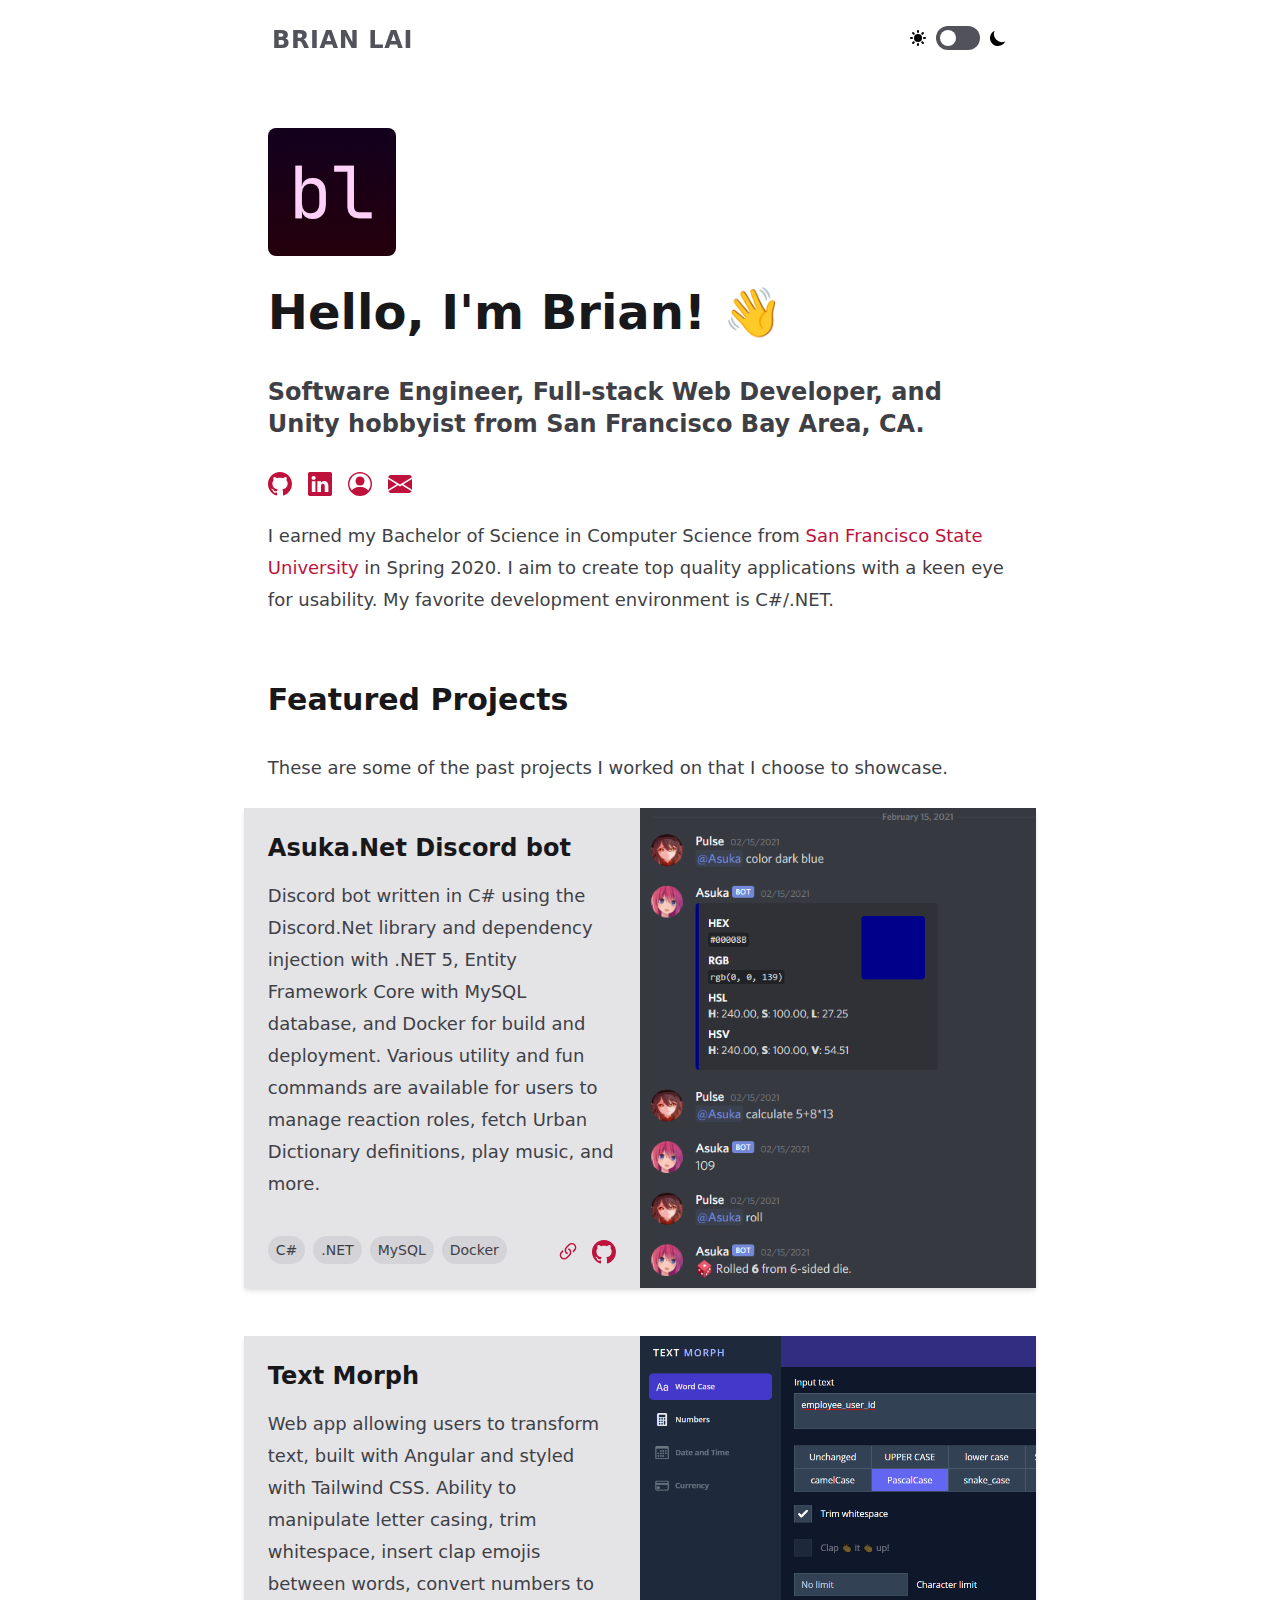
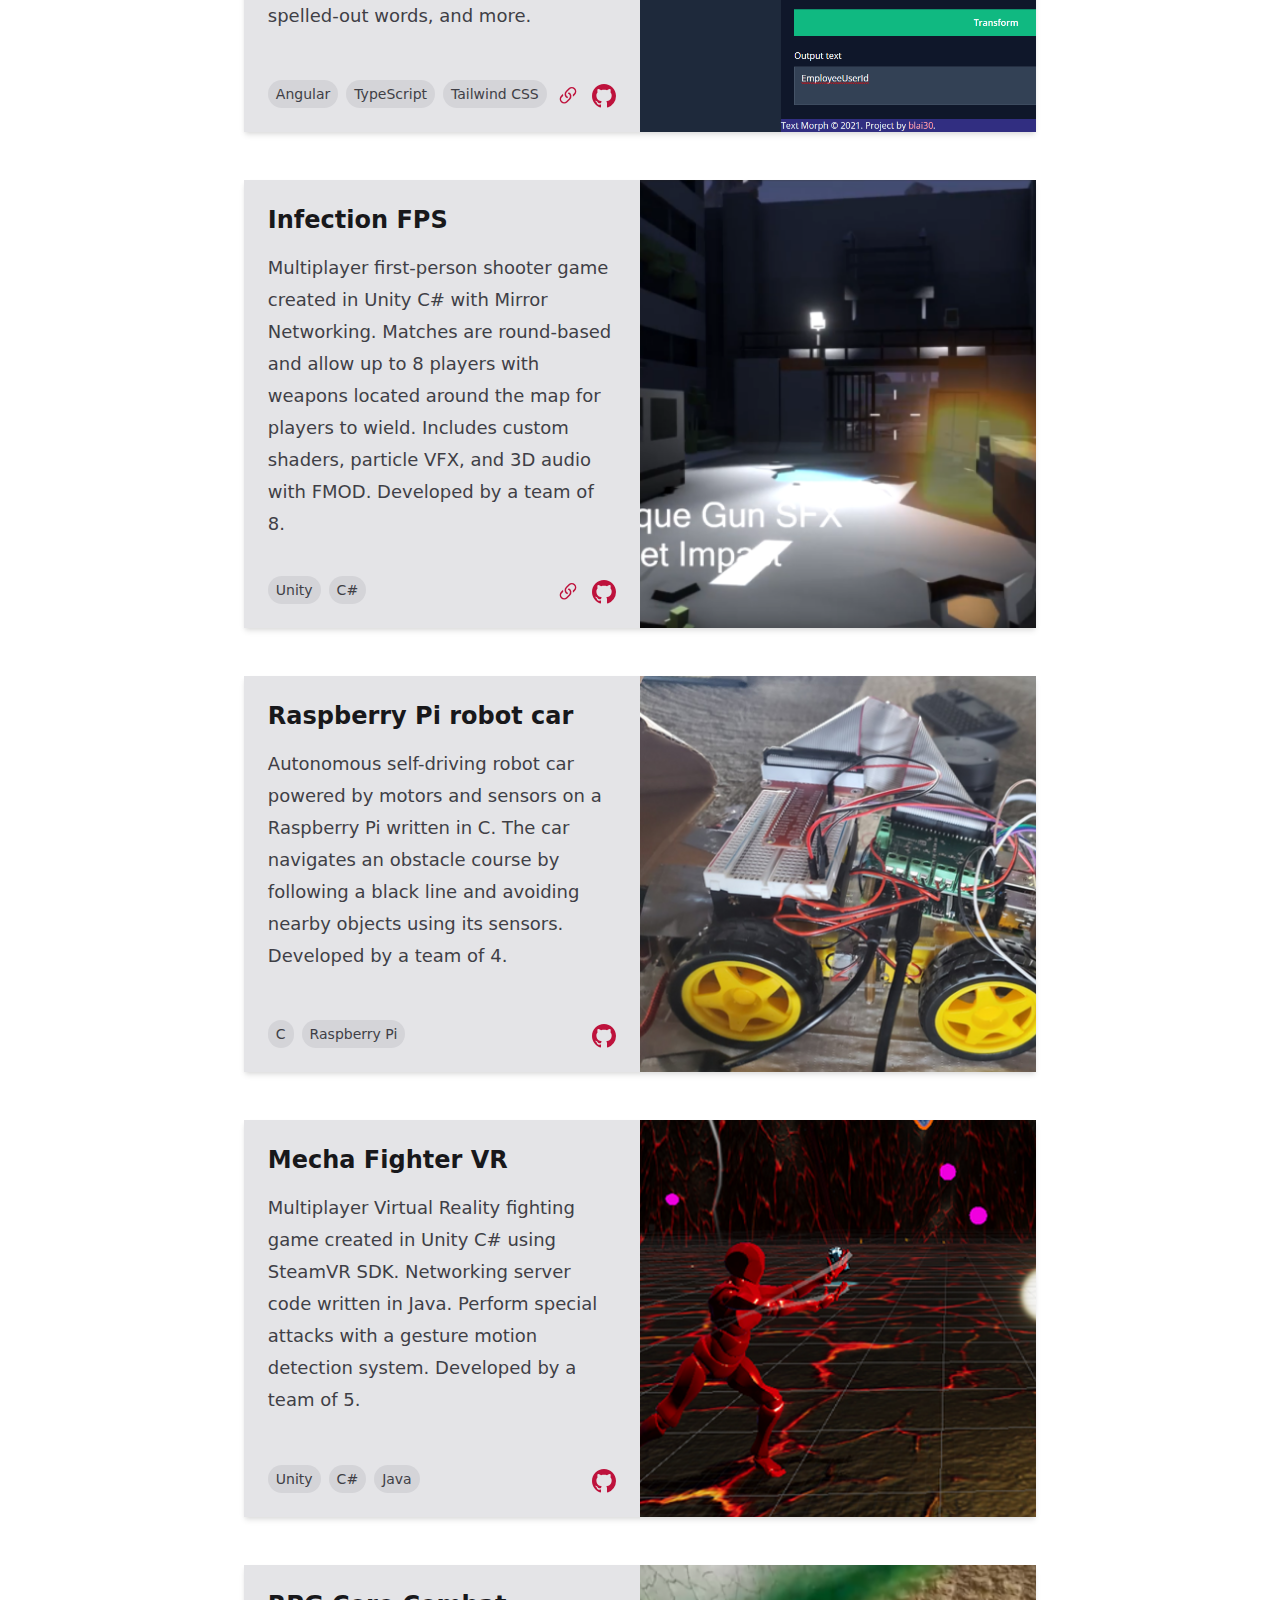
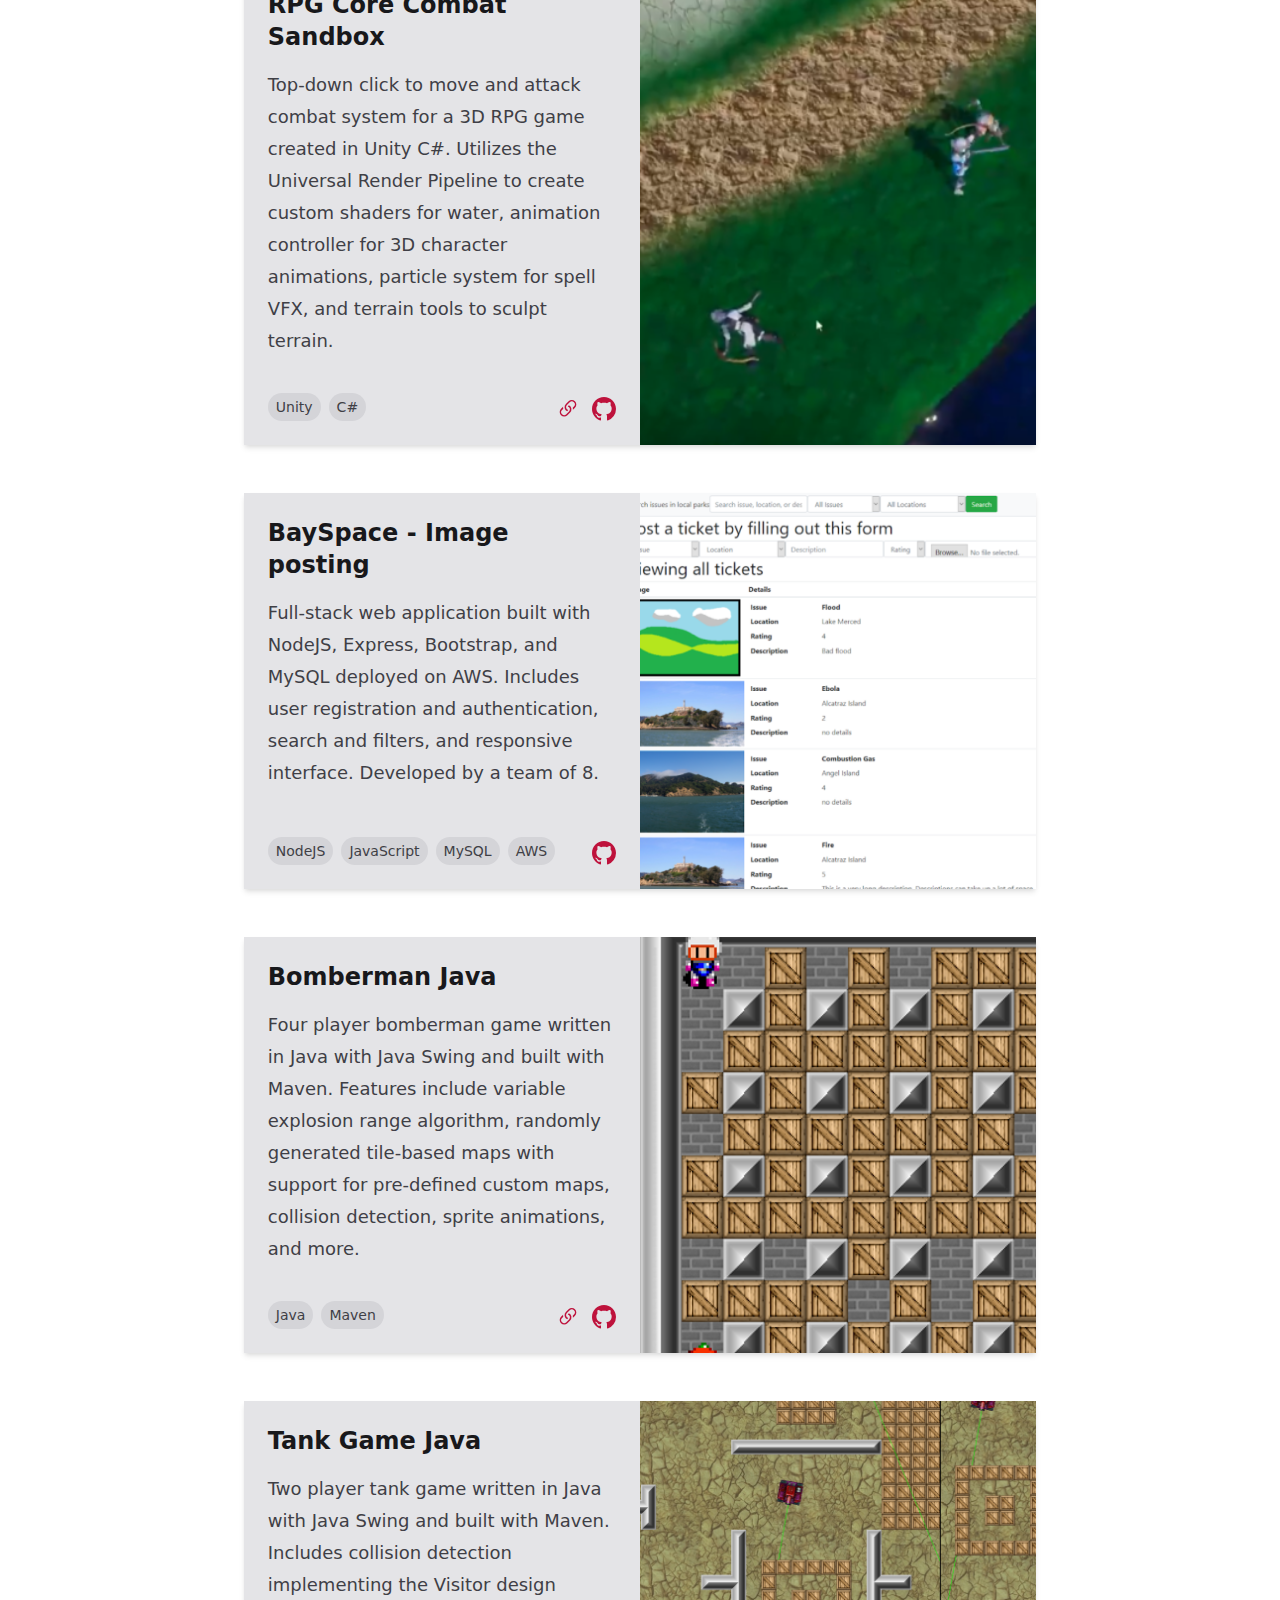
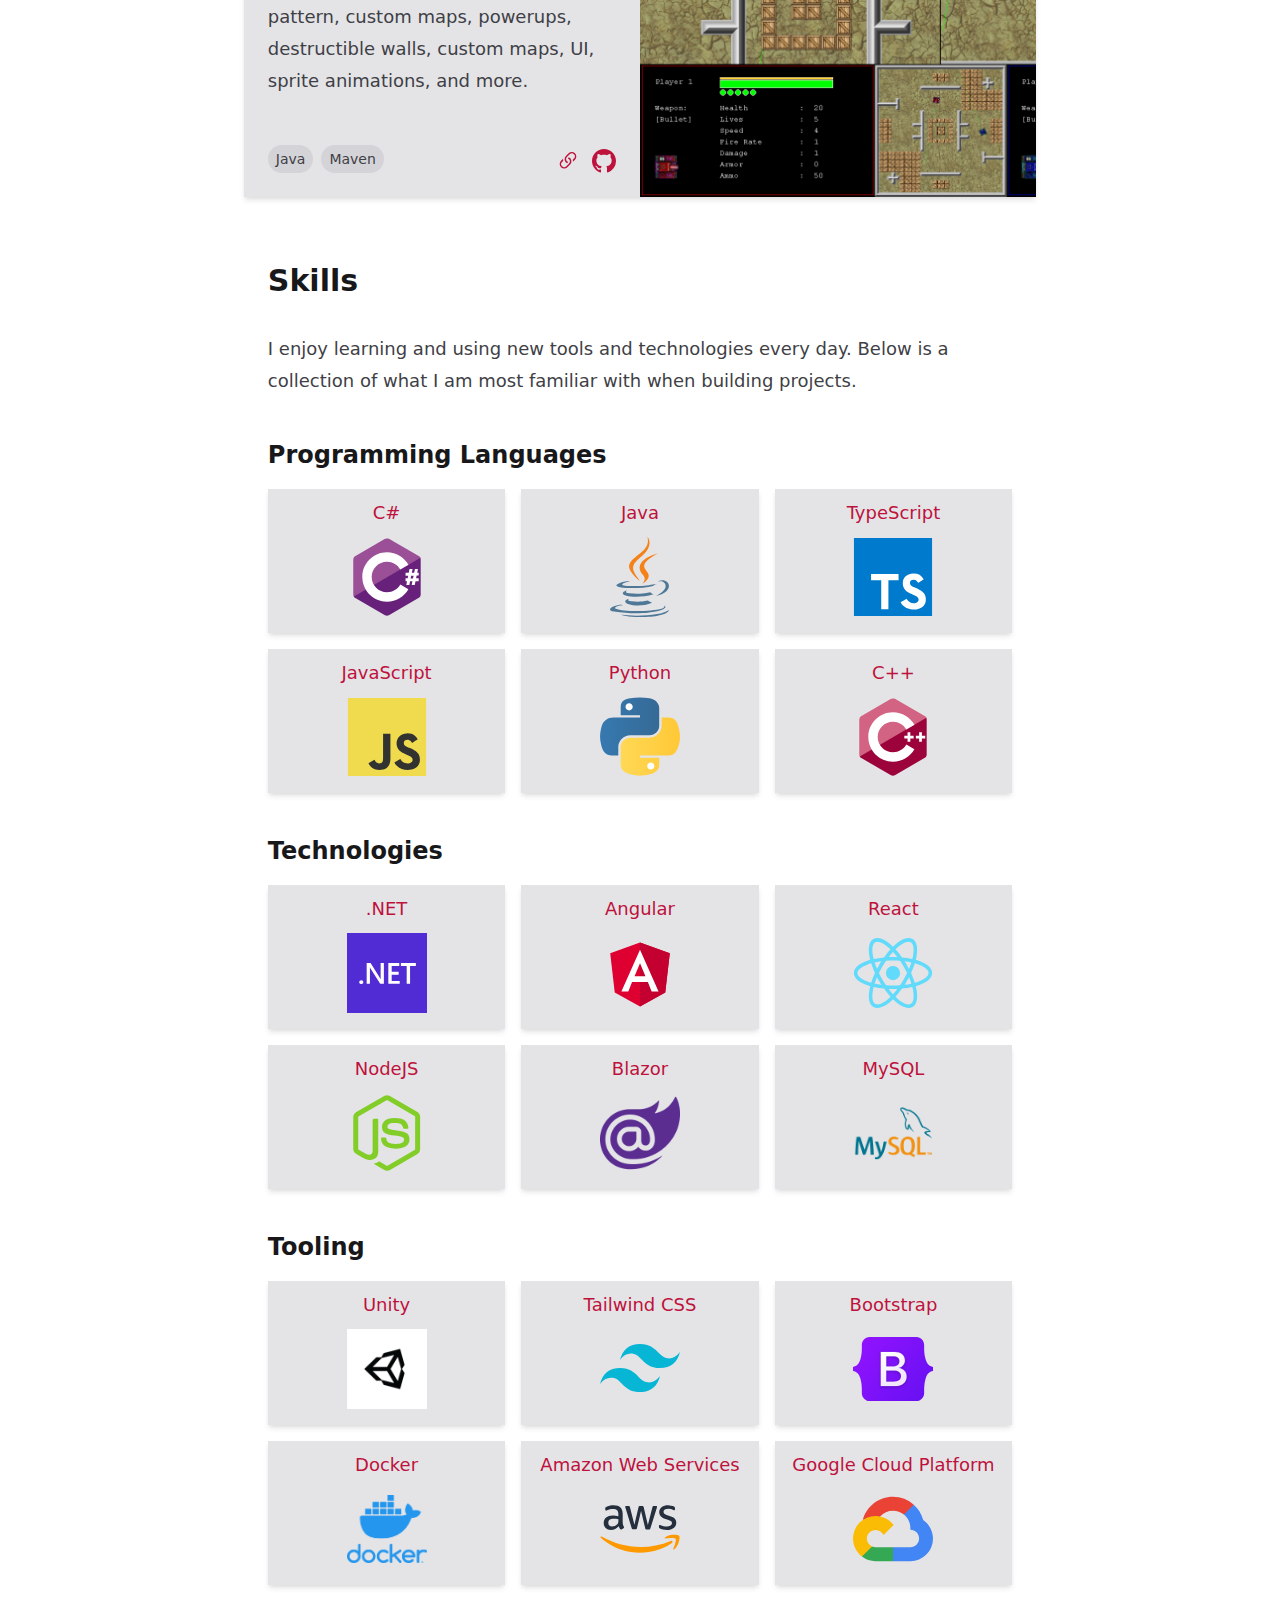
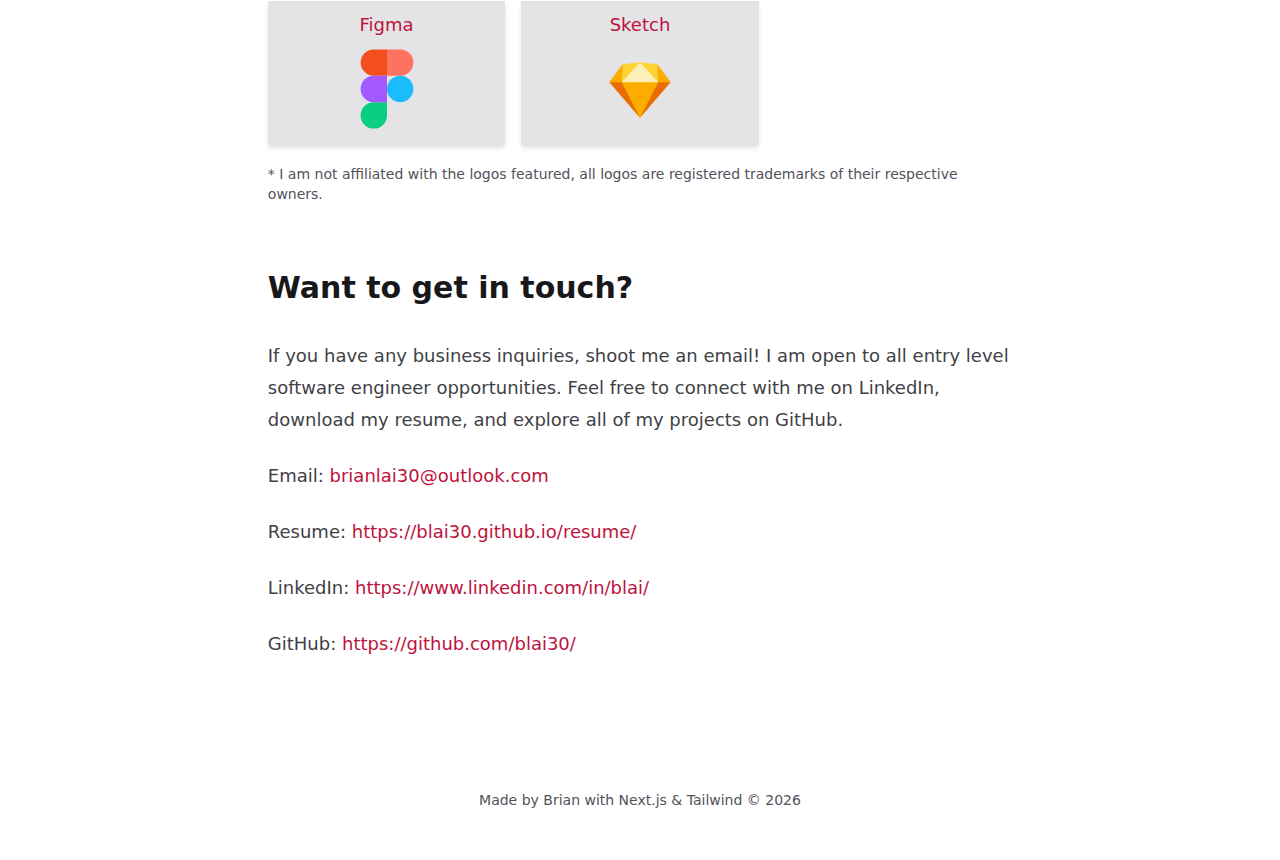
<file: index.html>
<!DOCTYPE html><html lang="en"><head><meta name="author" content="Brian Lai"/><meta name="title" content="Brian Lai"/><meta name="description" content="Software Engineer, Full-stack Web Developer, and Unity hobbyist from San Francisco Bay Area, CA."/><meta name="keywords" content="React, NextJS, Angular, Tailwind, HTML, CSS, JavaScript, TypeScript, PWA, JetBrains, Adobe, Portfolio, Brian, Lai, Software, Engineer, Web, Developer, Unity, Hobbyist, San, Francisco, State, University, Computer, Science, Bachelor, of, Science, Bay, Area, Discord, Bot, C#, Java, .NET, MySQL, FPS, Gamer, Anime, gaming, Bootstrap, Python, AWS, Docker, Google, Amazon, Apple, Cloud, Node, Figma, Sketch, C++, LinkedIn, GitHub, Resume, Dark, Light, Mode, Full, Stack, Front, Back, End, VR, Virtual, Reality"/><meta name="theme-color" content="#E11D48"/><meta property="og:title" content="Brian Lai"/><meta property="og:description" content="Software Engineer, Full-stack Web Developer, and Unity hobbyist from San Francisco Bay Area, CA."/><meta property="og:site_name" content="Brian Lai"/><meta property="og:url" content="https://www.bhlai.com/"/><meta property="og:image" content="/favicon.png"/><meta property="og:type" content="website"/><meta name="twitter:card" content="summary_large_image"/><meta property="twitter:title" content="Brian Lai"/><meta property="twitter:description" content="Software Engineer, Full-stack Web Developer, and Unity hobbyist from San Francisco Bay Area, CA."/><meta property="twitter:url" content="https://www.bhlai.com/"/><meta property="twitter:image" content="/favicon.png"/><meta property="twitter:creator" content="@blai30"/><meta name="apple-mobile-web-app-capable" content="yes"/><meta name="apple-mobile-web-app-status-bar-style" content="black"/><meta name="apple-mobile-web-app-title" content="Brian Lai"/><link rel="apple-touch-icon" href="/icons/icon-128x128.png"/><link rel="apple-touch-icon" sizes="152x152" href="/icons/icon-152x152.png"/><link rel="apple-touch-icon" sizes="180x180" href="/icons/icon-180x180.png"/><link rel="canonical" href="https://www.bhlai.com/"/><link rel="icon" href="/favicon.svg" type="image/svg+xml"/><link rel="icon" href="/favicon.png" type="image/x-icon"/><link rel="shortcut icon" href="/favicon.png" type="image/x-icon"/><link rel="mask-icon" href="/favicon.svg" type="image/svg+xml" color="#18181B"/><link rel="apple-touch-icon" href="/favicon.png" type="image/x-icon"/><link rel="manifest" href="/manifest.json"/><link rel="stylesheet" href="https://rsms.me/inter/inter.css"/><meta name="viewport" content="width=device-width"/><meta charSet="utf-8"/><script>!function(){try {var d=document.documentElement.classList;d.remove('light','dark');var e=localStorage.getItem('theme');if("system"===e||(!e&&true)){var t="(prefers-color-scheme: dark)",m=window.matchMedia(t);m.media!==t||m.matches?d.add('dark'):d.add('light')}else if(e) d.add(e)}catch(e){}}()</script><title>Brian Lai</title><meta name="next-head-count" content="4"/><link rel="preload" href="/_next/static/css/730be97674c18258ae39.css" as="style"/><link rel="stylesheet" href="/_next/static/css/730be97674c18258ae39.css" data-n-g=""/><noscript data-n-css=""></noscript><script defer="" nomodule="" src="/_next/static/chunks/polyfills-a54b4f32bdc1ef890ddd.js"></script><script src="/_next/static/chunks/webpack-672781b4256b347cef75.js" defer=""></script><script src="/_next/static/chunks/framework-64eb7138163e04c228e4.js" defer=""></script><script src="/_next/static/chunks/main-76f96b429e2fb5b38a00.js" defer=""></script><script src="/_next/static/chunks/pages/_app-83f28db2350b560f65ea.js" defer=""></script><script src="/_next/static/chunks/79-9c567f92f09825d980ef.js" defer=""></script><script src="/_next/static/chunks/pages/index-f72a5a8c86c9dc19c8a5.js" defer=""></script><script src="/_next/static/ERRHh3V0JYvEk1sg1bvtF/_buildManifest.js" defer=""></script><script src="/_next/static/ERRHh3V0JYvEk1sg1bvtF/_ssgManifest.js" defer=""></script></head><body class="antialiased bg-white dark:bg-gray-900 transition-colors ease-in-out"><div id="__next"><main id="layout"><div class="flex flex-col min-h-screen"><header class="false false fixed z-20 w-full transition duration-500 ease-out transform-gpu bg-opacity-60 dark:bg-opacity-60 bg-white dark:bg-gray-900"><div class="px-4 mx-auto max-w-screen-md w-auto py-4 md:py-6"><nav class="flex items-center justify-between"><ul class="items-center space-x-6"><li><a class="font-bold text-2xl tracking-wide text-gray-600 dark:text-gray-300 hover:text-pink-600 dark:hover:text-pink-500" href="/">BRIAN LAI</a></li></ul><ul class="inline-flex items-center space-x-2"><li></li></ul></nav></div></header><div class="flex-grow pt-24 md:pt-32 pb-24"><div class="mx-auto px-6"><div id="home" class="flex flex-col space-y-16"><section><div class="mx-auto prose prose-pink md:prose-lg dark:prose-dark"><img id="hero-avatar" src="/hero.png" alt="avatar" width="128" height="128" class="object-cover rounded-lg"/><h1 id="hero-intro">Hello, I&#x27;m Brian! 👋</h1><p id="hero-occupation" class="font-bold text-2xl">Software Engineer, Full-stack Web Developer, and Unity hobbyist from San Francisco Bay Area, CA.</p><div class="flex space-x-4"><a id="hero-github" href="https://github.com/blai30/" title="GitHub" class="transition ease-in-out transform-gpu hover:scale-110 dark:text-pink-400 dark:hover:text-pink-300"><svg xmlns="http://www.w3.org/2000/svg" width="24" height="24" fill="currentColor" class="bi bi-github" viewBox="0 0 16 16"><path d="M8 0C3.58 0 0 3.58 0 8c0 3.54 2.29 6.53 5.47 7.59.4.07.55-.17.55-.38 0-.19-.01-.82-.01-1.49-2.01.37-2.53-.49-2.69-.94-.09-.23-.48-.94-.82-1.13-.28-.15-.68-.52-.01-.53.63-.01 1.08.58 1.23.82.72 1.21 1.87.87 2.33.66.07-.52.28-.87.51-1.07-1.78-.2-3.64-.89-3.64-3.95 0-.87.31-1.59.82-2.15-.08-.2-.36-1.02.08-2.12 0 0 .67-.21 2.2.82.64-.18 1.32-.27 2-.27.68 0 1.36.09 2 .27 1.53-1.04 2.2-.82 2.2-.82.44 1.1.16 1.92.08 2.12.51.56.82 1.27.82 2.15 0 3.07-1.87 3.75-3.65 3.95.29.25.54.73.54 1.48 0 1.07-.01 1.93-.01 2.2 0 .21.15.46.55.38A8.012 8.012 0 0 0 16 8c0-4.42-3.58-8-8-8z"></path></svg></a><a id="hero-linkedin" href="https://www.linkedin.com/in/blai/" title="LinkedIn" class="transition ease-in-out transform-gpu hover:scale-110 dark:text-pink-400 dark:hover:text-pink-300"><svg xmlns="http://www.w3.org/2000/svg" width="24" height="24" fill="currentColor" class="bi bi-linkedin" viewBox="0 0 16 16"><path d="M0 1.146C0 .513.526 0 1.175 0h13.65C15.474 0 16 .513 16 1.146v13.708c0 .633-.526 1.146-1.175 1.146H1.175C.526 16 0 15.487 0 14.854V1.146zm4.943 12.248V6.169H2.542v7.225h2.401zm-1.2-8.212c.837 0 1.358-.554 1.358-1.248-.015-.709-.52-1.248-1.342-1.248-.822 0-1.359.54-1.359 1.248 0 .694.521 1.248 1.327 1.248h.016zm4.908 8.212V9.359c0-.216.016-.432.08-.586.173-.431.568-.878 1.232-.878.869 0 1.216.662 1.216 1.634v3.865h2.401V9.25c0-2.22-1.184-3.252-2.764-3.252-1.274 0-1.845.7-2.165 1.193v.025h-.016a5.54 5.54 0 0 1 .016-.025V6.169h-2.4c.03.678 0 7.225 0 7.225h2.4z"></path></svg></a><a id="hero-resume" href="https://blai30.github.io/resume/" title="Resume" class="transition ease-in-out transform-gpu hover:scale-110 dark:text-pink-400 dark:hover:text-pink-300"><svg xmlns="http://www.w3.org/2000/svg" width="24" height="24" fill="currentColor" class="bi bi-person-circle" viewBox="0 0 16 16"><path d="M11 6a3 3 0 1 1-6 0 3 3 0 0 1 6 0z"></path><path fill-rule="evenodd" d="M0 8a8 8 0 1 1 16 0A8 8 0 0 1 0 8zm8-7a7 7 0 0 0-5.468 11.37C3.242 11.226 4.805 10 8 10s4.757 1.225 5.468 2.37A7 7 0 0 0 8 1z"></path></svg></a><a id="hero-email" href="mailto:brianlai30@outlook.com" title="Email" class="transition ease-in-out transform-gpu hover:scale-110 dark:text-pink-400 dark:hover:text-pink-300"><svg xmlns="http://www.w3.org/2000/svg" width="24" height="24" fill="currentColor" class="bi bi-envelope-fill" viewBox="0 0 16 16"><path d="M.05 3.555A2 2 0 0 1 2 2h12a2 2 0 0 1 1.95 1.555L8 8.414.05 3.555zM0 4.697v7.104l5.803-3.558L0 4.697zM6.761 8.83l-6.57 4.027A2 2 0 0 0 2 14h12a2 2 0 0 0 1.808-1.144l-6.57-4.027L8 9.586l-1.239-.757zm3.436-.586L16 11.801V4.697l-5.803 3.546z"></path></svg></a></div><p id="hero-description">I earned my Bachelor of Science in Computer Science from<!-- --> <a href="https://sfsu.edu/" class="no-underline dark:text-pink-400 dark:hover:text-pink-300">San Francisco State University</a> <!-- -->in Spring 2020. I aim to create top quality applications with a keen eye for usability. My favorite development environment is C#/.NET.</p></div></section><section><div class="mx-auto prose prose-pink md:prose-lg dark:prose-dark"><h2>Featured Projects</h2><p>These are some of the past projects I worked on that I choose to showcase.</p><div class="flex flex-col space-y-12"><div class="sm:-mx-6 transition ease-in-out bg-gray-200 dark:bg-gray-800 shadow-md hover:shadow-xl"><div class="grid sm:grid-cols-2"><div class="p-6"><div class="h-full flex flex-col justify-between"><div id="project-0-upper"><h3 id="project-0-title" class="mt-0 font-bold text-2xl">Asuka.Net Discord bot</h3><p id="project-0-description" class="font-light">Discord bot written in C# using the Discord.Net library and dependency injection with .NET 5, Entity Framework Core with MySQL database, and Docker for build and deployment. Various utility and fun commands are available for users to manage reaction roles, fetch Urban Dictionary definitions, play music, and more.</p></div><div id="project-0-lower"><div class="mt-3 flex items-end justify-between"><div class="flex flex-wrap space-x-2"><span id="project-0-tag-0" class="rounded-full py-1 px-2 font-light text-sm bg-gray-300 dark:bg-gray-700">C#</span><span id="project-0-tag-1" class="rounded-full py-1 px-2 font-light text-sm bg-gray-300 dark:bg-gray-700">.NET</span><span id="project-0-tag-2" class="rounded-full py-1 px-2 font-light text-sm bg-gray-300 dark:bg-gray-700">MySQL</span><span id="project-0-tag-3" class="rounded-full py-1 px-2 font-light text-sm bg-gray-300 dark:bg-gray-700">Docker</span></div><div class="flex justify-between space-x-3"><a id="project-0-demo" href="https://discord.com/api/oauth2/authorize?client_id=547507928287019009&amp;permissions=1580330096&amp;scope=bot" title="View or download demo" class="transition ease-in-out transform-gpu hover:scale-110 dark:text-pink-400 dark:hover:text-pink-300"><svg xmlns="http://www.w3.org/2000/svg" width="24" height="24" fill="currentColor" class="bi bi-link-45deg" viewBox="0 0 16 16"><path d="M4.715 6.542 3.343 7.914a3 3 0 1 0 4.243 4.243l1.828-1.829A3 3 0 0 0 8.586 5.5L8 6.086a1.002 1.002 0 0 0-.154.199 2 2 0 0 1 .861 3.337L6.88 11.45a2 2 0 1 1-2.83-2.83l.793-.792a4.018 4.018 0 0 1-.128-1.287z"></path><path d="M6.586 4.672A3 3 0 0 0 7.414 9.5l.775-.776a2 2 0 0 1-.896-3.346L9.12 3.55a2 2 0 1 1 2.83 2.83l-.793.792c.112.42.155.855.128 1.287l1.372-1.372a3 3 0 1 0-4.243-4.243L6.586 4.672z"></path></svg></a><a id="project-0-github" href="https://github.com/blai30/Asuka.Net/" title="Visit GitHub repository" class="transition ease-in-out transform-gpu hover:scale-110 dark:text-pink-400 dark:hover:text-pink-300"><svg xmlns="http://www.w3.org/2000/svg" width="24" height="24" fill="currentColor" class="bi bi-github" viewBox="0 0 16 16"><path d="M8 0C3.58 0 0 3.58 0 8c0 3.54 2.29 6.53 5.47 7.59.4.07.55-.17.55-.38 0-.19-.01-.82-.01-1.49-2.01.37-2.53-.49-2.69-.94-.09-.23-.48-.94-.82-1.13-.28-.15-.68-.52-.01-.53.63-.01 1.08.58 1.23.82.72 1.21 1.87.87 2.33.66.07-.52.28-.87.51-1.07-1.78-.2-3.64-.89-3.64-3.95 0-.87.31-1.59.82-2.15-.08-.2-.36-1.02.08-2.12 0 0 .67-.21 2.2.82.64-.18 1.32-.27 2-.27.68 0 1.36.09 2 .27 1.53-1.04 2.2-.82 2.2-.82.44 1.1.16 1.92.08 2.12.51.56.82 1.27.82 2.15 0 3.07-1.87 3.75-3.65 3.95.29.25.54.73.54 1.48 0 1.07-.01 1.93-.01 2.2 0 .21.15.46.55.38A8.012 8.012 0 0 0 16 8c0-4.42-3.58-8-8-8z"></path></svg></a></div></div></div></div></div><div class="aspect-w-1 aspect-h-1"><img id="project-0-thumbnail" src="/images/projects/asuka.png" alt=" Project Thumbnail" class="my-0 inset-0 object-cover object-left-top overflow-hidden"/></div></div></div><div class="sm:-mx-6 transition ease-in-out bg-gray-200 dark:bg-gray-800 shadow-md hover:shadow-xl"><div class="grid sm:grid-cols-2"><div class="p-6"><div class="h-full flex flex-col justify-between"><div id="project-1-upper"><h3 id="project-1-title" class="mt-0 font-bold text-2xl">Text Morph</h3><p id="project-1-description" class="font-light">Web app allowing users to transform text, built with Angular and styled with Tailwind CSS. Ability to manipulate letter casing, trim whitespace, insert clap emojis between words, convert numbers to spelled-out words, and more.</p></div><div id="project-1-lower"><div class="mt-3 flex items-end justify-between"><div class="flex flex-wrap space-x-2"><span id="project-1-tag-0" class="rounded-full py-1 px-2 font-light text-sm bg-gray-300 dark:bg-gray-700">Angular</span><span id="project-1-tag-1" class="rounded-full py-1 px-2 font-light text-sm bg-gray-300 dark:bg-gray-700">TypeScript</span><span id="project-1-tag-2" class="rounded-full py-1 px-2 font-light text-sm bg-gray-300 dark:bg-gray-700">Tailwind CSS</span></div><div class="flex justify-between space-x-3"><a id="project-1-demo" href="https://blai30.github.io/text-morph/" title="View or download demo" class="transition ease-in-out transform-gpu hover:scale-110 dark:text-pink-400 dark:hover:text-pink-300"><svg xmlns="http://www.w3.org/2000/svg" width="24" height="24" fill="currentColor" class="bi bi-link-45deg" viewBox="0 0 16 16"><path d="M4.715 6.542 3.343 7.914a3 3 0 1 0 4.243 4.243l1.828-1.829A3 3 0 0 0 8.586 5.5L8 6.086a1.002 1.002 0 0 0-.154.199 2 2 0 0 1 .861 3.337L6.88 11.45a2 2 0 1 1-2.83-2.83l.793-.792a4.018 4.018 0 0 1-.128-1.287z"></path><path d="M6.586 4.672A3 3 0 0 0 7.414 9.5l.775-.776a2 2 0 0 1-.896-3.346L9.12 3.55a2 2 0 1 1 2.83 2.83l-.793.792c.112.42.155.855.128 1.287l1.372-1.372a3 3 0 1 0-4.243-4.243L6.586 4.672z"></path></svg></a><a id="project-1-github" href="https://github.com/blai30/text-morph/" title="Visit GitHub repository" class="transition ease-in-out transform-gpu hover:scale-110 dark:text-pink-400 dark:hover:text-pink-300"><svg xmlns="http://www.w3.org/2000/svg" width="24" height="24" fill="currentColor" class="bi bi-github" viewBox="0 0 16 16"><path d="M8 0C3.58 0 0 3.58 0 8c0 3.54 2.29 6.53 5.47 7.59.4.07.55-.17.55-.38 0-.19-.01-.82-.01-1.49-2.01.37-2.53-.49-2.69-.94-.09-.23-.48-.94-.82-1.13-.28-.15-.68-.52-.01-.53.63-.01 1.08.58 1.23.82.72 1.21 1.87.87 2.33.66.07-.52.28-.87.51-1.07-1.78-.2-3.64-.89-3.64-3.95 0-.87.31-1.59.82-2.15-.08-.2-.36-1.02.08-2.12 0 0 .67-.21 2.2.82.64-.18 1.32-.27 2-.27.68 0 1.36.09 2 .27 1.53-1.04 2.2-.82 2.2-.82.44 1.1.16 1.92.08 2.12.51.56.82 1.27.82 2.15 0 3.07-1.87 3.75-3.65 3.95.29.25.54.73.54 1.48 0 1.07-.01 1.93-.01 2.2 0 .21.15.46.55.38A8.012 8.012 0 0 0 16 8c0-4.42-3.58-8-8-8z"></path></svg></a></div></div></div></div></div><div class="aspect-w-1 aspect-h-1"><img id="project-1-thumbnail" src="/images/projects/textmorph.png" alt=" Project Thumbnail" class="my-0 inset-0 object-cover object-left-top overflow-hidden"/></div></div></div><div class="sm:-mx-6 transition ease-in-out bg-gray-200 dark:bg-gray-800 shadow-md hover:shadow-xl"><div class="grid sm:grid-cols-2"><div class="p-6"><div class="h-full flex flex-col justify-between"><div id="project-2-upper"><h3 id="project-2-title" class="mt-0 font-bold text-2xl">Infection FPS</h3><p id="project-2-description" class="font-light">Multiplayer first-person shooter game created in Unity C# with Mirror Networking. Matches are round-based and allow up to 8 players with weapons located around the map for players to wield. Includes custom shaders, particle VFX, and 3D audio with FMOD. Developed by a team of 8.</p></div><div id="project-2-lower"><div class="mt-3 flex items-end justify-between"><div class="flex flex-wrap space-x-2"><span id="project-2-tag-0" class="rounded-full py-1 px-2 font-light text-sm bg-gray-300 dark:bg-gray-700">Unity</span><span id="project-2-tag-1" class="rounded-full py-1 px-2 font-light text-sm bg-gray-300 dark:bg-gray-700">C#</span></div><div class="flex justify-between space-x-3"><a id="project-2-demo" href="https://www.dropbox.com/s/md98b1ah87g5hab/infection%20build%201.5.zip" title="View or download demo" class="transition ease-in-out transform-gpu hover:scale-110 dark:text-pink-400 dark:hover:text-pink-300"><svg xmlns="http://www.w3.org/2000/svg" width="24" height="24" fill="currentColor" class="bi bi-link-45deg" viewBox="0 0 16 16"><path d="M4.715 6.542 3.343 7.914a3 3 0 1 0 4.243 4.243l1.828-1.829A3 3 0 0 0 8.586 5.5L8 6.086a1.002 1.002 0 0 0-.154.199 2 2 0 0 1 .861 3.337L6.88 11.45a2 2 0 1 1-2.83-2.83l.793-.792a4.018 4.018 0 0 1-.128-1.287z"></path><path d="M6.586 4.672A3 3 0 0 0 7.414 9.5l.775-.776a2 2 0 0 1-.896-3.346L9.12 3.55a2 2 0 1 1 2.83 2.83l-.793.792c.112.42.155.855.128 1.287l1.372-1.372a3 3 0 1 0-4.243-4.243L6.586 4.672z"></path></svg></a><a id="project-2-github" href="https://github.com/blai30/infection/" title="Visit GitHub repository" class="transition ease-in-out transform-gpu hover:scale-110 dark:text-pink-400 dark:hover:text-pink-300"><svg xmlns="http://www.w3.org/2000/svg" width="24" height="24" fill="currentColor" class="bi bi-github" viewBox="0 0 16 16"><path d="M8 0C3.58 0 0 3.58 0 8c0 3.54 2.29 6.53 5.47 7.59.4.07.55-.17.55-.38 0-.19-.01-.82-.01-1.49-2.01.37-2.53-.49-2.69-.94-.09-.23-.48-.94-.82-1.13-.28-.15-.68-.52-.01-.53.63-.01 1.08.58 1.23.82.72 1.21 1.87.87 2.33.66.07-.52.28-.87.51-1.07-1.78-.2-3.64-.89-3.64-3.95 0-.87.31-1.59.82-2.15-.08-.2-.36-1.02.08-2.12 0 0 .67-.21 2.2.82.64-.18 1.32-.27 2-.27.68 0 1.36.09 2 .27 1.53-1.04 2.2-.82 2.2-.82.44 1.1.16 1.92.08 2.12.51.56.82 1.27.82 2.15 0 3.07-1.87 3.75-3.65 3.95.29.25.54.73.54 1.48 0 1.07-.01 1.93-.01 2.2 0 .21.15.46.55.38A8.012 8.012 0 0 0 16 8c0-4.42-3.58-8-8-8z"></path></svg></a></div></div></div></div></div><div class="aspect-w-1 aspect-h-1"><img id="project-2-thumbnail" src="/images/projects/infection.png" alt=" Project Thumbnail" class="my-0 inset-0 object-cover object-left-top overflow-hidden"/></div></div></div><div class="sm:-mx-6 transition ease-in-out bg-gray-200 dark:bg-gray-800 shadow-md hover:shadow-xl"><div class="grid sm:grid-cols-2"><div class="p-6"><div class="h-full flex flex-col justify-between"><div id="project-3-upper"><h3 id="project-3-title" class="mt-0 font-bold text-2xl">Raspberry Pi robot car</h3><p id="project-3-description" class="font-light">Autonomous self-driving robot car powered by motors and sensors on a Raspberry Pi written in C. The car navigates an obstacle course by following a black line and avoiding nearby objects using its sensors. Developed by a team of 4.</p></div><div id="project-3-lower"><div class="mt-3 flex items-end justify-between"><div class="flex flex-wrap space-x-2"><span id="project-3-tag-0" class="rounded-full py-1 px-2 font-light text-sm bg-gray-300 dark:bg-gray-700">C</span><span id="project-3-tag-1" class="rounded-full py-1 px-2 font-light text-sm bg-gray-300 dark:bg-gray-700">Raspberry Pi</span></div><div class="flex justify-between space-x-3"><a id="project-3-github" href="https://github.com/blai30/CSC615AutonomousCar/" title="Visit GitHub repository" class="transition ease-in-out transform-gpu hover:scale-110 dark:text-pink-400 dark:hover:text-pink-300"><svg xmlns="http://www.w3.org/2000/svg" width="24" height="24" fill="currentColor" class="bi bi-github" viewBox="0 0 16 16"><path d="M8 0C3.58 0 0 3.58 0 8c0 3.54 2.29 6.53 5.47 7.59.4.07.55-.17.55-.38 0-.19-.01-.82-.01-1.49-2.01.37-2.53-.49-2.69-.94-.09-.23-.48-.94-.82-1.13-.28-.15-.68-.52-.01-.53.63-.01 1.08.58 1.23.82.72 1.21 1.87.87 2.33.66.07-.52.28-.87.51-1.07-1.78-.2-3.64-.89-3.64-3.95 0-.87.31-1.59.82-2.15-.08-.2-.36-1.02.08-2.12 0 0 .67-.21 2.2.82.64-.18 1.32-.27 2-.27.68 0 1.36.09 2 .27 1.53-1.04 2.2-.82 2.2-.82.44 1.1.16 1.92.08 2.12.51.56.82 1.27.82 2.15 0 3.07-1.87 3.75-3.65 3.95.29.25.54.73.54 1.48 0 1.07-.01 1.93-.01 2.2 0 .21.15.46.55.38A8.012 8.012 0 0 0 16 8c0-4.42-3.58-8-8-8z"></path></svg></a></div></div></div></div></div><div class="aspect-w-1 aspect-h-1"><img id="project-3-thumbnail" src="/images/projects/picar.png" alt=" Project Thumbnail" class="my-0 inset-0 object-cover object-left-top overflow-hidden"/></div></div></div><div class="sm:-mx-6 transition ease-in-out bg-gray-200 dark:bg-gray-800 shadow-md hover:shadow-xl"><div class="grid sm:grid-cols-2"><div class="p-6"><div class="h-full flex flex-col justify-between"><div id="project-4-upper"><h3 id="project-4-title" class="mt-0 font-bold text-2xl">Mecha Fighter VR</h3><p id="project-4-description" class="font-light">Multiplayer Virtual Reality fighting game created in Unity C# using SteamVR SDK. Networking server code written in Java. Perform special attacks with a gesture motion detection system. Developed by a team of 5.</p></div><div id="project-4-lower"><div class="mt-3 flex items-end justify-between"><div class="flex flex-wrap space-x-2"><span id="project-4-tag-0" class="rounded-full py-1 px-2 font-light text-sm bg-gray-300 dark:bg-gray-700">Unity</span><span id="project-4-tag-1" class="rounded-full py-1 px-2 font-light text-sm bg-gray-300 dark:bg-gray-700">C#</span><span id="project-4-tag-2" class="rounded-full py-1 px-2 font-light text-sm bg-gray-300 dark:bg-gray-700">Java</span></div><div class="flex justify-between space-x-3"><a id="project-4-github" href="https://github.com/blai30/Mecha-Fighter-VR/" title="Visit GitHub repository" class="transition ease-in-out transform-gpu hover:scale-110 dark:text-pink-400 dark:hover:text-pink-300"><svg xmlns="http://www.w3.org/2000/svg" width="24" height="24" fill="currentColor" class="bi bi-github" viewBox="0 0 16 16"><path d="M8 0C3.58 0 0 3.58 0 8c0 3.54 2.29 6.53 5.47 7.59.4.07.55-.17.55-.38 0-.19-.01-.82-.01-1.49-2.01.37-2.53-.49-2.69-.94-.09-.23-.48-.94-.82-1.13-.28-.15-.68-.52-.01-.53.63-.01 1.08.58 1.23.82.72 1.21 1.87.87 2.33.66.07-.52.28-.87.51-1.07-1.78-.2-3.64-.89-3.64-3.95 0-.87.31-1.59.82-2.15-.08-.2-.36-1.02.08-2.12 0 0 .67-.21 2.2.82.64-.18 1.32-.27 2-.27.68 0 1.36.09 2 .27 1.53-1.04 2.2-.82 2.2-.82.44 1.1.16 1.92.08 2.12.51.56.82 1.27.82 2.15 0 3.07-1.87 3.75-3.65 3.95.29.25.54.73.54 1.48 0 1.07-.01 1.93-.01 2.2 0 .21.15.46.55.38A8.012 8.012 0 0 0 16 8c0-4.42-3.58-8-8-8z"></path></svg></a></div></div></div></div></div><div class="aspect-w-1 aspect-h-1"><img id="project-4-thumbnail" src="/images/projects/mecha.png" alt=" Project Thumbnail" class="my-0 inset-0 object-cover object-left-top overflow-hidden"/></div></div></div><div class="sm:-mx-6 transition ease-in-out bg-gray-200 dark:bg-gray-800 shadow-md hover:shadow-xl"><div class="grid sm:grid-cols-2"><div class="p-6"><div class="h-full flex flex-col justify-between"><div id="project-5-upper"><h3 id="project-5-title" class="mt-0 font-bold text-2xl">RPG Core Combat Sandbox</h3><p id="project-5-description" class="font-light">Top-down click to move and attack combat system for a 3D RPG game created in Unity C#. Utilizes the Universal Render Pipeline to create custom shaders for water, animation controller for 3D character animations, particle system for spell VFX, and terrain tools to sculpt terrain.</p></div><div id="project-5-lower"><div class="mt-3 flex items-end justify-between"><div class="flex flex-wrap space-x-2"><span id="project-5-tag-0" class="rounded-full py-1 px-2 font-light text-sm bg-gray-300 dark:bg-gray-700">Unity</span><span id="project-5-tag-1" class="rounded-full py-1 px-2 font-light text-sm bg-gray-300 dark:bg-gray-700">C#</span></div><div class="flex justify-between space-x-3"><a id="project-5-demo" href="https://blai30.github.io/RPG-Core-Combat" title="View or download demo" class="transition ease-in-out transform-gpu hover:scale-110 dark:text-pink-400 dark:hover:text-pink-300"><svg xmlns="http://www.w3.org/2000/svg" width="24" height="24" fill="currentColor" class="bi bi-link-45deg" viewBox="0 0 16 16"><path d="M4.715 6.542 3.343 7.914a3 3 0 1 0 4.243 4.243l1.828-1.829A3 3 0 0 0 8.586 5.5L8 6.086a1.002 1.002 0 0 0-.154.199 2 2 0 0 1 .861 3.337L6.88 11.45a2 2 0 1 1-2.83-2.83l.793-.792a4.018 4.018 0 0 1-.128-1.287z"></path><path d="M6.586 4.672A3 3 0 0 0 7.414 9.5l.775-.776a2 2 0 0 1-.896-3.346L9.12 3.55a2 2 0 1 1 2.83 2.83l-.793.792c.112.42.155.855.128 1.287l1.372-1.372a3 3 0 1 0-4.243-4.243L6.586 4.672z"></path></svg></a><a id="project-5-github" href="https://github.com/blai30/RPG-Core-Combat/" title="Visit GitHub repository" class="transition ease-in-out transform-gpu hover:scale-110 dark:text-pink-400 dark:hover:text-pink-300"><svg xmlns="http://www.w3.org/2000/svg" width="24" height="24" fill="currentColor" class="bi bi-github" viewBox="0 0 16 16"><path d="M8 0C3.58 0 0 3.58 0 8c0 3.54 2.29 6.53 5.47 7.59.4.07.55-.17.55-.38 0-.19-.01-.82-.01-1.49-2.01.37-2.53-.49-2.69-.94-.09-.23-.48-.94-.82-1.13-.28-.15-.68-.52-.01-.53.63-.01 1.08.58 1.23.82.72 1.21 1.87.87 2.33.66.07-.52.28-.87.51-1.07-1.78-.2-3.64-.89-3.64-3.95 0-.87.31-1.59.82-2.15-.08-.2-.36-1.02.08-2.12 0 0 .67-.21 2.2.82.64-.18 1.32-.27 2-.27.68 0 1.36.09 2 .27 1.53-1.04 2.2-.82 2.2-.82.44 1.1.16 1.92.08 2.12.51.56.82 1.27.82 2.15 0 3.07-1.87 3.75-3.65 3.95.29.25.54.73.54 1.48 0 1.07-.01 1.93-.01 2.2 0 .21.15.46.55.38A8.012 8.012 0 0 0 16 8c0-4.42-3.58-8-8-8z"></path></svg></a></div></div></div></div></div><div class="aspect-w-1 aspect-h-1"><img id="project-5-thumbnail" src="/images/projects/rpg.png" alt=" Project Thumbnail" class="my-0 inset-0 object-cover object-left-top overflow-hidden"/></div></div></div><div class="sm:-mx-6 transition ease-in-out bg-gray-200 dark:bg-gray-800 shadow-md hover:shadow-xl"><div class="grid sm:grid-cols-2"><div class="p-6"><div class="h-full flex flex-col justify-between"><div id="project-6-upper"><h3 id="project-6-title" class="mt-0 font-bold text-2xl">BaySpace - Image posting</h3><p id="project-6-description" class="font-light">Full-stack web application built with NodeJS, Express, Bootstrap, and MySQL deployed on AWS. Includes user registration and authentication, search and filters, and responsive interface. Developed by a team of 8.</p></div><div id="project-6-lower"><div class="mt-3 flex items-end justify-between"><div class="flex flex-wrap space-x-2"><span id="project-6-tag-0" class="rounded-full py-1 px-2 font-light text-sm bg-gray-300 dark:bg-gray-700">NodeJS</span><span id="project-6-tag-1" class="rounded-full py-1 px-2 font-light text-sm bg-gray-300 dark:bg-gray-700">JavaScript</span><span id="project-6-tag-2" class="rounded-full py-1 px-2 font-light text-sm bg-gray-300 dark:bg-gray-700">MySQL</span><span id="project-6-tag-3" class="rounded-full py-1 px-2 font-light text-sm bg-gray-300 dark:bg-gray-700">AWS</span></div><div class="flex justify-between space-x-3"><a id="project-6-github" href="https://github.com/blai30/BaySpace/" title="Visit GitHub repository" class="transition ease-in-out transform-gpu hover:scale-110 dark:text-pink-400 dark:hover:text-pink-300"><svg xmlns="http://www.w3.org/2000/svg" width="24" height="24" fill="currentColor" class="bi bi-github" viewBox="0 0 16 16"><path d="M8 0C3.58 0 0 3.58 0 8c0 3.54 2.29 6.53 5.47 7.59.4.07.55-.17.55-.38 0-.19-.01-.82-.01-1.49-2.01.37-2.53-.49-2.69-.94-.09-.23-.48-.94-.82-1.13-.28-.15-.68-.52-.01-.53.63-.01 1.08.58 1.23.82.72 1.21 1.87.87 2.33.66.07-.52.28-.87.51-1.07-1.78-.2-3.64-.89-3.64-3.95 0-.87.31-1.59.82-2.15-.08-.2-.36-1.02.08-2.12 0 0 .67-.21 2.2.82.64-.18 1.32-.27 2-.27.68 0 1.36.09 2 .27 1.53-1.04 2.2-.82 2.2-.82.44 1.1.16 1.92.08 2.12.51.56.82 1.27.82 2.15 0 3.07-1.87 3.75-3.65 3.95.29.25.54.73.54 1.48 0 1.07-.01 1.93-.01 2.2 0 .21.15.46.55.38A8.012 8.012 0 0 0 16 8c0-4.42-3.58-8-8-8z"></path></svg></a></div></div></div></div></div><div class="aspect-w-1 aspect-h-1"><img id="project-6-thumbnail" src="/images/projects/bayspace.png" alt=" Project Thumbnail" class="my-0 inset-0 object-cover object-left-top overflow-hidden"/></div></div></div><div class="sm:-mx-6 transition ease-in-out bg-gray-200 dark:bg-gray-800 shadow-md hover:shadow-xl"><div class="grid sm:grid-cols-2"><div class="p-6"><div class="h-full flex flex-col justify-between"><div id="project-7-upper"><h3 id="project-7-title" class="mt-0 font-bold text-2xl">Bomberman Java</h3><p id="project-7-description" class="font-light">Four player bomberman game written in Java with Java Swing and built with Maven. Features include variable explosion range algorithm, randomly generated tile-based maps with support for pre-defined custom maps, collision detection, sprite animations, and more.</p></div><div id="project-7-lower"><div class="mt-3 flex items-end justify-between"><div class="flex flex-wrap space-x-2"><span id="project-7-tag-0" class="rounded-full py-1 px-2 font-light text-sm bg-gray-300 dark:bg-gray-700">Java</span><span id="project-7-tag-1" class="rounded-full py-1 px-2 font-light text-sm bg-gray-300 dark:bg-gray-700">Maven</span></div><div class="flex justify-between space-x-3"><a id="project-7-demo" href="https://github.com/blai30/bomberman-java/releases" title="View or download demo" class="transition ease-in-out transform-gpu hover:scale-110 dark:text-pink-400 dark:hover:text-pink-300"><svg xmlns="http://www.w3.org/2000/svg" width="24" height="24" fill="currentColor" class="bi bi-link-45deg" viewBox="0 0 16 16"><path d="M4.715 6.542 3.343 7.914a3 3 0 1 0 4.243 4.243l1.828-1.829A3 3 0 0 0 8.586 5.5L8 6.086a1.002 1.002 0 0 0-.154.199 2 2 0 0 1 .861 3.337L6.88 11.45a2 2 0 1 1-2.83-2.83l.793-.792a4.018 4.018 0 0 1-.128-1.287z"></path><path d="M6.586 4.672A3 3 0 0 0 7.414 9.5l.775-.776a2 2 0 0 1-.896-3.346L9.12 3.55a2 2 0 1 1 2.83 2.83l-.793.792c.112.42.155.855.128 1.287l1.372-1.372a3 3 0 1 0-4.243-4.243L6.586 4.672z"></path></svg></a><a id="project-7-github" href="https://github.com/blai30/bomberman-java/" title="Visit GitHub repository" class="transition ease-in-out transform-gpu hover:scale-110 dark:text-pink-400 dark:hover:text-pink-300"><svg xmlns="http://www.w3.org/2000/svg" width="24" height="24" fill="currentColor" class="bi bi-github" viewBox="0 0 16 16"><path d="M8 0C3.58 0 0 3.58 0 8c0 3.54 2.29 6.53 5.47 7.59.4.07.55-.17.55-.38 0-.19-.01-.82-.01-1.49-2.01.37-2.53-.49-2.69-.94-.09-.23-.48-.94-.82-1.13-.28-.15-.68-.52-.01-.53.63-.01 1.08.58 1.23.82.72 1.21 1.87.87 2.33.66.07-.52.28-.87.51-1.07-1.78-.2-3.64-.89-3.64-3.95 0-.87.31-1.59.82-2.15-.08-.2-.36-1.02.08-2.12 0 0 .67-.21 2.2.82.64-.18 1.32-.27 2-.27.68 0 1.36.09 2 .27 1.53-1.04 2.2-.82 2.2-.82.44 1.1.16 1.92.08 2.12.51.56.82 1.27.82 2.15 0 3.07-1.87 3.75-3.65 3.95.29.25.54.73.54 1.48 0 1.07-.01 1.93-.01 2.2 0 .21.15.46.55.38A8.012 8.012 0 0 0 16 8c0-4.42-3.58-8-8-8z"></path></svg></a></div></div></div></div></div><div class="aspect-w-1 aspect-h-1"><img id="project-7-thumbnail" src="/images/projects/bomberman.png" alt=" Project Thumbnail" class="my-0 inset-0 object-cover object-left-top overflow-hidden"/></div></div></div><div class="sm:-mx-6 transition ease-in-out bg-gray-200 dark:bg-gray-800 shadow-md hover:shadow-xl"><div class="grid sm:grid-cols-2"><div class="p-6"><div class="h-full flex flex-col justify-between"><div id="project-8-upper"><h3 id="project-8-title" class="mt-0 font-bold text-2xl">Tank Game Java</h3><p id="project-8-description" class="font-light">Two player tank game written in Java with Java Swing and built with Maven. Includes collision detection implementing the Visitor design pattern, custom maps, powerups, destructible walls, custom maps, UI, sprite animations, and more.</p></div><div id="project-8-lower"><div class="mt-3 flex items-end justify-between"><div class="flex flex-wrap space-x-2"><span id="project-8-tag-0" class="rounded-full py-1 px-2 font-light text-sm bg-gray-300 dark:bg-gray-700">Java</span><span id="project-8-tag-1" class="rounded-full py-1 px-2 font-light text-sm bg-gray-300 dark:bg-gray-700">Maven</span></div><div class="flex justify-between space-x-3"><a id="project-8-demo" href="https://github.com/blai30/tankgame-java/releases" title="View or download demo" class="transition ease-in-out transform-gpu hover:scale-110 dark:text-pink-400 dark:hover:text-pink-300"><svg xmlns="http://www.w3.org/2000/svg" width="24" height="24" fill="currentColor" class="bi bi-link-45deg" viewBox="0 0 16 16"><path d="M4.715 6.542 3.343 7.914a3 3 0 1 0 4.243 4.243l1.828-1.829A3 3 0 0 0 8.586 5.5L8 6.086a1.002 1.002 0 0 0-.154.199 2 2 0 0 1 .861 3.337L6.88 11.45a2 2 0 1 1-2.83-2.83l.793-.792a4.018 4.018 0 0 1-.128-1.287z"></path><path d="M6.586 4.672A3 3 0 0 0 7.414 9.5l.775-.776a2 2 0 0 1-.896-3.346L9.12 3.55a2 2 0 1 1 2.83 2.83l-.793.792c.112.42.155.855.128 1.287l1.372-1.372a3 3 0 1 0-4.243-4.243L6.586 4.672z"></path></svg></a><a id="project-8-github" href="https://github.com/blai30/tankgame-java/" title="Visit GitHub repository" class="transition ease-in-out transform-gpu hover:scale-110 dark:text-pink-400 dark:hover:text-pink-300"><svg xmlns="http://www.w3.org/2000/svg" width="24" height="24" fill="currentColor" class="bi bi-github" viewBox="0 0 16 16"><path d="M8 0C3.58 0 0 3.58 0 8c0 3.54 2.29 6.53 5.47 7.59.4.07.55-.17.55-.38 0-.19-.01-.82-.01-1.49-2.01.37-2.53-.49-2.69-.94-.09-.23-.48-.94-.82-1.13-.28-.15-.68-.52-.01-.53.63-.01 1.08.58 1.23.82.72 1.21 1.87.87 2.33.66.07-.52.28-.87.51-1.07-1.78-.2-3.64-.89-3.64-3.95 0-.87.31-1.59.82-2.15-.08-.2-.36-1.02.08-2.12 0 0 .67-.21 2.2.82.64-.18 1.32-.27 2-.27.68 0 1.36.09 2 .27 1.53-1.04 2.2-.82 2.2-.82.44 1.1.16 1.92.08 2.12.51.56.82 1.27.82 2.15 0 3.07-1.87 3.75-3.65 3.95.29.25.54.73.54 1.48 0 1.07-.01 1.93-.01 2.2 0 .21.15.46.55.38A8.012 8.012 0 0 0 16 8c0-4.42-3.58-8-8-8z"></path></svg></a></div></div></div></div></div><div class="aspect-w-1 aspect-h-1"><img id="project-8-thumbnail" src="/images/projects/tankgame.png" alt=" Project Thumbnail" class="my-0 inset-0 object-cover object-left-top overflow-hidden"/></div></div></div></div></div></section><section><div class="mx-auto prose prose-pink md:prose-lg dark:prose-dark"><h2>Skills</h2><p>I enjoy learning and using new tools and technologies every day. Below is a collection of what I am most familiar with when building projects.</p><h3>Programming Languages</h3><div class="grid grid-cols-2 sm:grid-cols-3 gap-4"></div><h3>Technologies</h3><div class="grid grid-cols-2 sm:grid-cols-3 gap-4"></div><h3>Tooling</h3><div class="grid grid-cols-2 sm:grid-cols-3 gap-4"></div><p class="font-light text-sm text-gray-600 dark:text-gray-400">* I am not affiliated with the logos featured, all logos are registered trademarks of their respective owners.</p></div></section><section><div class="mx-auto prose prose-pink md:prose-lg dark:prose-dark"><h2>Want to get in touch?</h2><p>If you have any business inquiries, shoot me an email! I am open to all entry level software engineer opportunities. Feel free to connect with me on LinkedIn, download my resume, and explore all of my projects on GitHub.</p><p><span>Email: </span><a id="contact-email" href="mailto:brianlai30@outlook.com" class="inline-flex items-center no-underline dark:text-pink-400 dark:hover:text-pink-300"><span>brianlai30@outlook.com</span></a></p><p><span>Resume: </span><a id="contact-resume" href="https://blai30.github.io/resume/" class="inline-flex items-center no-underline dark:text-pink-400 dark:hover:text-pink-300"><span>https://blai30.github.io/resume/</span></a></p><p><span>LinkedIn: </span><a id="contact-linkedin" href="https://www.linkedin.com/in/blai/" class="inline-flex items-center no-underline dark:text-pink-400 dark:hover:text-pink-300"><span>https://www.linkedin.com/in/blai/</span></a></p><p><span>GitHub: </span><a id="contact-github" href="https://github.com/blai30/" class="inline-flex items-center no-underline dark:text-pink-400 dark:hover:text-pink-300"><span>https://github.com/blai30/</span></a></p></div></section></div></div></div><footer id="footer" class="container mx-auto mb-4 p-8"><div class="items-center justify-between text-center"><a id="footer-credits" href="https://github.com/blai30/blai30.github.io/" class="text-sm font-light text-gray-600 dark:text-gray-400 hover:text-pink-400 dark:hover:text-pink-400"><span>Made by Brian with Next.js &amp; Tailwind © <!-- -->2021</span></a></div></footer></div><div class="block fixed bottom-20 right-10 md:right-16 z-50"><button id="scroll-top" class="
        p-3 flex items-center justify-center transition transform-gpu ease-in-out backdrop-filter backdrop-blur-lg rounded-full shadow-lg hover:shadow-xl text-white dark:text-white bg-opacity-60 dark:bg-opacity-60 bg-pink-400 dark:bg-pink-500 hover:bg-pink-500 dark:hover:bg-pink-600 focus:outline-none
        scale-0
        " name="Scroll top" aria-label="Scroll top"><span class="flex items-center justify-between"><svg xmlns="http://www.w3.org/2000/svg" fill="none" viewBox="0 0 24 24" stroke="currentColor" class="w-6 h-6"><path stroke-linecap="round" stroke-linejoin="round" stroke-width="2" d="M5 10l7-7m0 0l7 7m-7-7v18"></path></svg></span></button></div></main></div><script id="__NEXT_DATA__" type="application/json">{"props":{"pageProps":{}},"page":"/","query":{},"buildId":"ERRHh3V0JYvEk1sg1bvtF","nextExport":true,"autoExport":true,"isFallback":false,"scriptLoader":[]}</script></body></html>
</file>
<file: _next/static/css/730be97674c18258ae39.css>
/*! tailwindcss v2.2.4 | MIT License | https://tailwindcss.com *//*! modern-normalize v1.1.0 | MIT License | https://github.com/sindresorhus/modern-normalize */html{-moz-tab-size:4;-o-tab-size:4;tab-size:4;line-height:1.15;-webkit-text-size-adjust:100%}body{margin:0;font-family:system-ui,-apple-system,Segoe UI,Roboto,Helvetica,Arial,sans-serif,Apple Color Emoji,Segoe UI Emoji}hr{height:0;color:inherit}abbr[title]{-webkit-text-decoration:underline dotted;text-decoration:underline dotted}b,strong{font-weight:bolder}code,kbd,pre,samp{font-family:ui-monospace,SFMono-Regular,Consolas,Liberation Mono,Menlo,monospace;font-size:1em}small{font-size:80%}sub,sup{font-size:75%;line-height:0;position:relative;vertical-align:baseline}sub{bottom:-.25em}sup{top:-.5em}table{text-indent:0;border-color:inherit}button,input,optgroup,select,textarea{font-family:inherit;font-size:100%;line-height:1.15;margin:0}button,select{text-transform:none}[type=button],[type=reset],[type=submit],button{-webkit-appearance:button}::-moz-focus-inner{border-style:none;padding:0}:-moz-focusring{outline:1px dotted ButtonText}:-moz-ui-invalid{box-shadow:none}legend{padding:0}progress{vertical-align:baseline}::-webkit-inner-spin-button,::-webkit-outer-spin-button{height:auto}[type=search]{-webkit-appearance:textfield;outline-offset:-2px}::-webkit-search-decoration{-webkit-appearance:none}::-webkit-file-upload-button{-webkit-appearance:button;font:inherit}summary{display:list-item}blockquote,dd,dl,figure,h1,h2,h3,h4,h5,h6,hr,p,pre{margin:0}button{background-color:transparent;background-image:none}fieldset,ol,ul{margin:0;padding:0}ol,ul{list-style:none}html{font-family:Inter var,ui-sans-serif,system-ui,-apple-system,BlinkMacSystemFont,Segoe UI,Roboto,Helvetica Neue,Arial,Noto Sans,sans-serif,Apple Color Emoji,Segoe UI Emoji,Segoe UI Symbol,Noto Color Emoji;line-height:1.5}body{font-family:inherit;line-height:inherit}*,:after,:before{box-sizing:border-box;border:0 solid}hr{border-top-width:1px}img{border-style:solid}textarea{resize:vertical}input::-moz-placeholder,textarea::-moz-placeholder{color:#a1a1aa}input:-ms-input-placeholder,textarea:-ms-input-placeholder{color:#a1a1aa}input::placeholder,textarea::placeholder{color:#a1a1aa}[role=button],button{cursor:pointer}table{border-collapse:collapse}h1,h2,h3,h4,h5,h6{font-size:inherit;font-weight:inherit}a{color:inherit;text-decoration:inherit}button,input,optgroup,select,textarea{padding:0;line-height:inherit;color:inherit}code,kbd,pre,samp{font-family:ui-monospace,SFMono-Regular,Menlo,Monaco,Consolas,Liberation Mono,Courier New,monospace}audio,canvas,embed,iframe,img,object,svg,video{display:block;vertical-align:middle}img,video{max-width:100%;height:auto}*,:after,:before{--tw-translate-x:0;--tw-translate-y:0;--tw-rotate:0;--tw-skew-x:0;--tw-skew-y:0;--tw-scale-x:1;--tw-scale-y:1;--tw-transform:translateX(var(--tw-translate-x)) translateY(var(--tw-translate-y)) rotate(var(--tw-rotate)) skewX(var(--tw-skew-x)) skewY(var(--tw-skew-y)) scaleX(var(--tw-scale-x)) scaleY(var(--tw-scale-y));--tw-border-opacity:1;border-color:rgba(228,228,231,var(--tw-border-opacity));--tw-shadow:0 0 transparent;--tw-ring-inset:var(--tw-empty,/*!*/ /*!*/);--tw-ring-offset-width:0px;--tw-ring-offset-color:#fff;--tw-ring-color:rgba(14,165,233,0.5);--tw-ring-offset-shadow:0 0 transparent;--tw-ring-shadow:0 0 transparent;--tw-blur:var(--tw-empty,/*!*/ /*!*/);--tw-brightness:var(--tw-empty,/*!*/ /*!*/);--tw-contrast:var(--tw-empty,/*!*/ /*!*/);--tw-grayscale:var(--tw-empty,/*!*/ /*!*/);--tw-hue-rotate:var(--tw-empty,/*!*/ /*!*/);--tw-invert:var(--tw-empty,/*!*/ /*!*/);--tw-saturate:var(--tw-empty,/*!*/ /*!*/);--tw-sepia:var(--tw-empty,/*!*/ /*!*/);--tw-drop-shadow:var(--tw-empty,/*!*/ /*!*/);--tw-filter:var(--tw-blur) var(--tw-brightness) var(--tw-contrast) var(--tw-grayscale) var(--tw-hue-rotate) var(--tw-invert) var(--tw-saturate) var(--tw-sepia) var(--tw-drop-shadow);--tw-backdrop-blur:var(--tw-empty,/*!*/ /*!*/);--tw-backdrop-brightness:var(--tw-empty,/*!*/ /*!*/);--tw-backdrop-contrast:var(--tw-empty,/*!*/ /*!*/);--tw-backdrop-grayscale:var(--tw-empty,/*!*/ /*!*/);--tw-backdrop-hue-rotate:var(--tw-empty,/*!*/ /*!*/);--tw-backdrop-invert:var(--tw-empty,/*!*/ /*!*/);--tw-backdrop-opacity:var(--tw-empty,/*!*/ /*!*/);--tw-backdrop-saturate:var(--tw-empty,/*!*/ /*!*/);--tw-backdrop-sepia:var(--tw-empty,/*!*/ /*!*/);--tw-backdrop-filter:var(--tw-backdrop-blur) var(--tw-backdrop-brightness) var(--tw-backdrop-contrast) var(--tw-backdrop-grayscale) var(--tw-backdrop-hue-rotate) var(--tw-backdrop-invert) var(--tw-backdrop-opacity) var(--tw-backdrop-saturate) var(--tw-backdrop-sepia)}[multiple],[type=date],[type=datetime-local],[type=email],[type=month],[type=number],[type=password],[type=search],[type=tel],[type=text],[type=time],[type=url],[type=week],select,textarea{-webkit-appearance:none;-moz-appearance:none;appearance:none;background-color:#fff;border-color:#71717a;border-width:1px;border-radius:0;padding:.5rem .75rem;font-size:1rem;line-height:1.5rem}[multiple]:focus,[type=date]:focus,[type=datetime-local]:focus,[type=email]:focus,[type=month]:focus,[type=number]:focus,[type=password]:focus,[type=search]:focus,[type=tel]:focus,[type=text]:focus,[type=time]:focus,[type=url]:focus,[type=week]:focus,select:focus,textarea:focus{outline:2px solid transparent;outline-offset:2px;--tw-ring-inset:var(--tw-empty,/*!*/ /*!*/);--tw-ring-offset-width:0px;--tw-ring-offset-color:#fff;--tw-ring-color:#0284c7;--tw-ring-offset-shadow:var(--tw-ring-inset) 0 0 0 var(--tw-ring-offset-width) var(--tw-ring-offset-color);--tw-ring-shadow:var(--tw-ring-inset) 0 0 0 calc(1px + var(--tw-ring-offset-width)) var(--tw-ring-color);box-shadow:var(--tw-ring-offset-shadow),var(--tw-ring-shadow),var(--tw-shadow,0 0 transparent);border-color:#0284c7}input::-moz-placeholder,textarea::-moz-placeholder{color:#71717a;opacity:1}input:-ms-input-placeholder,textarea:-ms-input-placeholder{color:#71717a;opacity:1}input::placeholder,textarea::placeholder{color:#71717a;opacity:1}::-webkit-datetime-edit-fields-wrapper{padding:0}::-webkit-date-and-time-value{min-height:1.5em}select{background-image:url("data:image/svg+xml,%3csvg xmlns='http://www.w3.org/2000/svg' fill='none' viewBox='0 0 20 20'%3e%3cpath stroke='%2371717a' stroke-linecap='round' stroke-linejoin='round' stroke-width='1.5' d='M6 8l4 4 4-4'/%3e%3c/svg%3e");background-position:right .5rem center;background-repeat:no-repeat;background-size:1.5em 1.5em;padding-right:2.5rem;-webkit-print-color-adjust:exact;color-adjust:exact}[multiple]{background-image:none;background-position:0 0;background-repeat:unset;background-size:initial;padding-right:.75rem;-webkit-print-color-adjust:unset;color-adjust:unset}[type=checkbox],[type=radio]{-webkit-appearance:none;-moz-appearance:none;appearance:none;padding:0;-webkit-print-color-adjust:exact;color-adjust:exact;display:inline-block;vertical-align:middle;background-origin:border-box;-webkit-user-select:none;-moz-user-select:none;-ms-user-select:none;user-select:none;flex-shrink:0;height:1rem;width:1rem;color:#0284c7;background-color:#fff;border-color:#71717a;border-width:1px}[type=checkbox]{border-radius:0}[type=radio]{border-radius:100%}[type=checkbox]:focus,[type=radio]:focus{outline:2px solid transparent;outline-offset:2px;--tw-ring-inset:var(--tw-empty,/*!*/ /*!*/);--tw-ring-offset-width:2px;--tw-ring-offset-color:#fff;--tw-ring-color:#0284c7;--tw-ring-offset-shadow:var(--tw-ring-inset) 0 0 0 var(--tw-ring-offset-width) var(--tw-ring-offset-color);--tw-ring-shadow:var(--tw-ring-inset) 0 0 0 calc(2px + var(--tw-ring-offset-width)) var(--tw-ring-color);box-shadow:var(--tw-ring-offset-shadow),var(--tw-ring-shadow),var(--tw-shadow,0 0 transparent)}[type=checkbox]:checked,[type=radio]:checked{border-color:transparent;background-color:currentColor;background-size:100% 100%;background-position:50%;background-repeat:no-repeat}[type=checkbox]:checked{background-image:url("data:image/svg+xml,%3csvg viewBox='0 0 16 16' fill='white' xmlns='http://www.w3.org/2000/svg'%3e%3cpath d='M12.207 4.793a1 1 0 010 1.414l-5 5a1 1 0 01-1.414 0l-2-2a1 1 0 011.414-1.414L6.5 9.086l4.293-4.293a1 1 0 011.414 0z'/%3e%3c/svg%3e")}[type=radio]:checked{background-image:url("data:image/svg+xml,%3csvg viewBox='0 0 16 16' fill='white' xmlns='http://www.w3.org/2000/svg'%3e%3ccircle cx='8' cy='8' r='3'/%3e%3c/svg%3e")}[type=checkbox]:checked:focus,[type=checkbox]:checked:hover,[type=radio]:checked:focus,[type=radio]:checked:hover{border-color:transparent;background-color:currentColor}[type=checkbox]:indeterminate{background-image:url("data:image/svg+xml,%3csvg xmlns='http://www.w3.org/2000/svg' fill='none' viewBox='0 0 16 16'%3e%3cpath stroke='white' stroke-linecap='round' stroke-linejoin='round' stroke-width='2' d='M4 8h8'/%3e%3c/svg%3e");border-color:transparent;background-color:currentColor;background-size:100% 100%;background-position:50%;background-repeat:no-repeat}[type=checkbox]:indeterminate:focus,[type=checkbox]:indeterminate:hover{border-color:transparent;background-color:currentColor}[type=file]{background:unset;border-color:inherit;border-width:0;border-radius:0;padding:0;font-size:unset;line-height:inherit}[type=file]:focus{outline:1px auto -webkit-focus-ring-color}a,h1,h2,h3,p,span{transition-property:background-color,border-color,color,fill,stroke;transition-duration:.15s;transition-timing-function:cubic-bezier(.4,0,.2,1)}.container{width:100%}@media (min-width:640px){.container{max-width:640px}}@media (min-width:768px){.container{max-width:768px}}@media (min-width:1024px){.container{max-width:1024px}}@media (min-width:1280px){.container{max-width:1280px}}@media (min-width:1536px){.container{max-width:1536px}}.aspect-w-1,.aspect-w-2,.aspect-w-3,.aspect-w-4,.aspect-w-5,.aspect-w-6,.aspect-w-7,.aspect-w-8,.aspect-w-9,.aspect-w-10,.aspect-w-11,.aspect-w-12,.aspect-w-13,.aspect-w-14,.aspect-w-15,.aspect-w-16{position:relative;padding-bottom:calc(var(--tw-aspect-h) / var(--tw-aspect-w) * 100%)}.aspect-w-1>*,.aspect-w-2>*,.aspect-w-3>*,.aspect-w-4>*,.aspect-w-5>*,.aspect-w-6>*,.aspect-w-7>*,.aspect-w-8>*,.aspect-w-9>*,.aspect-w-10>*,.aspect-w-11>*,.aspect-w-12>*,.aspect-w-13>*,.aspect-w-14>*,.aspect-w-15>*,.aspect-w-16>*{position:absolute;height:100%;width:100%;top:0;right:0;bottom:0;left:0}.aspect-w-1{--tw-aspect-w:1}.aspect-h-1{--tw-aspect-h:1}.prose{color:#3f3f46;max-width:65ch}.prose [class~=lead]{color:#52525b;font-size:1.25em;line-height:1.6;margin-top:1.2em;margin-bottom:1.2em}.prose a{color:#18181b;text-decoration:underline;font-weight:500}.prose strong{color:#18181b;font-weight:600}.prose ol[type=A]{--list-counter-style:upper-alpha}.prose ol[type=a]{--list-counter-style:lower-alpha}.prose ol[type=I]{--list-counter-style:upper-roman}.prose ol[type=i]{--list-counter-style:lower-roman}.prose ol[type="1"]{--list-counter-style:decimal}.prose ol>li{position:relative;padding-left:1.75em}.prose ol>li:before{content:counter(list-item,var(--list-counter-style,decimal)) ".";position:absolute;font-weight:400;color:#71717a;left:0}.prose ul>li{position:relative;padding-left:1.75em}.prose ul>li:before{content:"";position:absolute;background-color:#d4d4d8;border-radius:50%;width:.375em;height:.375em;top:calc(.875em - .1875em);left:.25em}.prose hr{border-color:#e4e4e7;border-top-width:1px;margin-top:3em;margin-bottom:3em}.prose blockquote{font-weight:500;font-style:italic;color:#18181b;border-left-width:.25rem;border-left-color:#e4e4e7;quotes:"\201C""\201D""\2018""\2019";margin-top:1.6em;margin-bottom:1.6em;padding-left:1em}.prose blockquote p:first-of-type:before{content:open-quote}.prose blockquote p:last-of-type:after{content:close-quote}.prose h1{color:#18181b;font-weight:800;font-size:2.25em;margin-top:0;margin-bottom:.8888889em;line-height:1.1111111}.prose h2{color:#18181b;font-weight:700;font-size:1.5em;margin-top:2em;margin-bottom:1em;line-height:1.3333333}.prose h3{font-size:1.25em;margin-top:1.6em;margin-bottom:.6em;line-height:1.6}.prose h3,.prose h4{color:#18181b;font-weight:600}.prose h4{margin-top:1.5em;margin-bottom:.5em;line-height:1.5}.prose figure figcaption{color:#71717a;font-size:.875em;line-height:1.4285714;margin-top:.8571429em}.prose code{color:#18181b;font-weight:600;font-size:.875em}.prose code:after,.prose code:before{content:"`"}.prose a code{color:#18181b}.prose pre{color:#e4e4e7;background-color:#27272a;overflow-x:auto;font-size:.875em;line-height:1.7142857;margin-top:1.7142857em;margin-bottom:1.7142857em;border-radius:.375rem;padding:.8571429em 1.1428571em}.prose pre code{background-color:transparent;border-width:0;border-radius:0;padding:0;font-weight:400;color:inherit;font-size:inherit;font-family:inherit;line-height:inherit}.prose pre code:after,.prose pre code:before{content:none}.prose table{width:100%;table-layout:auto;text-align:left;margin-top:2em;margin-bottom:2em;font-size:.875em;line-height:1.7142857}.prose thead{color:#18181b;font-weight:600;border-bottom-width:1px;border-bottom-color:#d4d4d8}.prose thead th{vertical-align:bottom;padding-right:.5714286em;padding-bottom:.5714286em;padding-left:.5714286em}.prose tbody tr{border-bottom-width:1px;border-bottom-color:#e4e4e7}.prose tbody tr:last-child{border-bottom-width:0}.prose tbody td{vertical-align:top;padding:.5714286em}.prose{font-size:1rem;line-height:1.75}.prose p{margin-top:1.25em;margin-bottom:1.25em}.prose figure,.prose img,.prose video{margin-top:2em;margin-bottom:2em}.prose figure>*{margin-top:0;margin-bottom:0}.prose h2 code{font-size:.875em}.prose h3 code{font-size:.9em}.prose ol,.prose ul{margin-top:1.25em;margin-bottom:1.25em}.prose li{margin-top:.5em;margin-bottom:.5em}.prose>ul>li p{margin-top:.75em;margin-bottom:.75em}.prose>ul>li>:first-child{margin-top:1.25em}.prose>ul>li>:last-child{margin-bottom:1.25em}.prose>ol>li>:first-child{margin-top:1.25em}.prose>ol>li>:last-child{margin-bottom:1.25em}.prose ol ol,.prose ol ul,.prose ul ol,.prose ul ul{margin-top:.75em;margin-bottom:.75em}.prose h2+*,.prose h3+*,.prose h4+*,.prose hr+*{margin-top:0}.prose thead th:first-child{padding-left:0}.prose thead th:last-child{padding-right:0}.prose tbody td:first-child{padding-left:0}.prose tbody td:last-child{padding-right:0}.prose>:first-child{margin-top:0}.prose>:last-child{margin-bottom:0}.prose-pink a{color:#be123c}.prose-pink a:hover{color:#f43f5e}.prose-pink a code{color:#e11d48}.sr-only{position:absolute!important;width:1px!important;height:1px!important;padding:0!important;margin:-1px!important;overflow:hidden!important;clip:rect(0,0,0,0)!important;white-space:nowrap!important;border-width:0!important}.pointer-events-none{pointer-events:none!important}.visible{visibility:visible!important}.static{position:static!important}.fixed{position:fixed!important}.relative{position:relative!important}.inset-0{top:0!important;right:0!important;bottom:0!important;left:0!important}.bottom-20{bottom:5rem!important}.right-10{right:2.5rem!important}.z-50{z-index:50!important}.z-20{z-index:20!important}.mx-auto{margin-left:auto!important;margin-right:auto!important}.my-0{margin-top:0!important;margin-bottom:0!important}.my-auto{margin-top:auto!important;margin-bottom:auto!important}.mt-0{margin-top:0!important}.mt-3{margin-top:.75rem!important}.mb-4{margin-bottom:1rem!important}.block{display:block!important}.inline-block{display:inline-block!important}.flex{display:flex!important}.inline-flex{display:inline-flex!important}.grid{display:grid!important}.h-full{height:100%!important}.h-28{height:7rem!important}.h-5{height:1.25rem!important}.h-6{height:1.5rem!important}.h-4{height:1rem!important}.max-h-16{max-height:4rem!important}.min-h-screen{min-height:100vh!important}.w-16{width:4rem!important}.w-5{width:1.25rem!important}.w-11{width:2.75rem!important}.w-4{width:1rem!important}.w-6{width:1.5rem!important}.w-full{width:100%!important}.w-auto{width:auto!important}.max-w-screen-md{max-width:768px!important}.flex-grow{flex-grow:1!important}.translate-x-6{--tw-translate-x:1.5rem!important}.translate-x-1,.translate-x-6{transform:var(--tw-transform)!important}.translate-x-1{--tw-translate-x:0.25rem!important}.-translate-y-24{--tw-translate-y:-6rem!important}.-translate-y-24,.scale-0{transform:var(--tw-transform)!important}.scale-0{--tw-scale-x:0!important;--tw-scale-y:0!important}.transform{transform:var(--tw-transform)!important}.transform-gpu{--tw-transform:translate3d(var(--tw-translate-x),var(--tw-translate-y),0) rotate(var(--tw-rotate)) skewX(var(--tw-skew-x)) skewY(var(--tw-skew-y)) scaleX(var(--tw-scale-x)) scaleY(var(--tw-scale-y))!important}.grid-cols-2{grid-template-columns:repeat(2,minmax(0,1fr))!important}.flex-col{flex-direction:column!important}.flex-wrap{flex-wrap:wrap!important}.items-end{align-items:flex-end!important}.items-center{align-items:center!important}.justify-center{justify-content:center!important}.justify-between{justify-content:space-between!important}.gap-4{gap:1rem!important}.space-x-4>:not([hidden])~:not([hidden]){--tw-space-x-reverse:0!important;margin-right:calc(1rem * var(--tw-space-x-reverse))!important;margin-left:calc(1rem * calc(1 - var(--tw-space-x-reverse)))!important}.space-y-12>:not([hidden])~:not([hidden]){--tw-space-y-reverse:0!important;margin-top:calc(3rem * calc(1 - var(--tw-space-y-reverse)))!important;margin-bottom:calc(3rem * var(--tw-space-y-reverse))!important}.space-x-2>:not([hidden])~:not([hidden]){--tw-space-x-reverse:0!important;margin-right:calc(.5rem * var(--tw-space-x-reverse))!important;margin-left:calc(.5rem * calc(1 - var(--tw-space-x-reverse)))!important}.space-x-3>:not([hidden])~:not([hidden]){--tw-space-x-reverse:0!important;margin-right:calc(.75rem * var(--tw-space-x-reverse))!important;margin-left:calc(.75rem * calc(1 - var(--tw-space-x-reverse)))!important}.space-y-16>:not([hidden])~:not([hidden]){--tw-space-y-reverse:0!important;margin-top:calc(4rem * calc(1 - var(--tw-space-y-reverse)))!important;margin-bottom:calc(4rem * var(--tw-space-y-reverse))!important}.space-x-6>:not([hidden])~:not([hidden]){--tw-space-x-reverse:0!important;margin-right:calc(1.5rem * var(--tw-space-x-reverse))!important;margin-left:calc(1.5rem * calc(1 - var(--tw-space-x-reverse)))!important}.overflow-hidden{overflow:hidden!important}.rounded-lg{border-radius:.5rem!important}.rounded-full{border-radius:9999px!important}.bg-gray-200{background-color:rgba(228,228,231,var(--tw-bg-opacity))!important}.bg-gray-200,.bg-gray-300{--tw-bg-opacity:1!important}.bg-gray-300{background-color:rgba(212,212,216,var(--tw-bg-opacity))!important}.bg-white{background-color:rgba(255,255,255,var(--tw-bg-opacity))!important}.bg-gray-600,.bg-white{--tw-bg-opacity:1!important}.bg-gray-600{background-color:rgba(82,82,91,var(--tw-bg-opacity))!important}.bg-gray-900{background-color:rgba(24,24,27,var(--tw-bg-opacity))!important}.bg-gray-900,.bg-pink-400{--tw-bg-opacity:1!important}.bg-pink-400{background-color:rgba(251,113,133,var(--tw-bg-opacity))!important}.bg-opacity-60{--tw-bg-opacity:0.6!important}.object-cover{-o-object-fit:cover!important;object-fit:cover!important}.object-left-top{-o-object-position:left top!important;object-position:left top!important}.p-6{padding:1.5rem!important}.p-2{padding:.5rem!important}.p-3{padding:.75rem!important}.p-8{padding:2rem!important}.py-1{padding-top:.25rem!important;padding-bottom:.25rem!important}.px-2{padding-left:.5rem!important;padding-right:.5rem!important}.px-4{padding-left:1rem!important;padding-right:1rem!important}.py-4{padding-top:1rem!important;padding-bottom:1rem!important}.px-6{padding-left:1.5rem!important;padding-right:1.5rem!important}.pt-24{padding-top:6rem!important}.pb-24{padding-bottom:6rem!important}.text-center{text-align:center!important}.text-2xl{font-size:1.5rem!important;line-height:2rem!important}.text-sm{font-size:.875rem!important;line-height:1.25rem!important}.font-bold{font-weight:700!important}.font-light{font-weight:300!important}.tracking-wide{letter-spacing:.025em!important}.text-gray-600{color:rgba(82,82,91,var(--tw-text-opacity))!important}.text-gray-600,.text-white{--tw-text-opacity:1!important}.text-white{color:rgba(255,255,255,var(--tw-text-opacity))!important}.no-underline{text-decoration:none!important}.antialiased{-webkit-font-smoothing:antialiased!important;-moz-osx-font-smoothing:grayscale!important}.shadow-md{--tw-shadow:0 4px 6px -1px rgba(0,0,0,0.1),0 2px 4px -1px rgba(0,0,0,0.06)!important}.shadow-lg,.shadow-md{box-shadow:var(--tw-ring-offset-shadow,0 0 transparent),var(--tw-ring-shadow,0 0 transparent),var(--tw-shadow)!important}.shadow-lg{--tw-shadow:0 10px 15px -3px rgba(0,0,0,0.1),0 4px 6px -2px rgba(0,0,0,0.05)!important}.shadow-xl{--tw-shadow:0 20px 25px -5px rgba(0,0,0,0.1),0 10px 10px -5px rgba(0,0,0,0.04)!important;box-shadow:var(--tw-ring-offset-shadow,0 0 transparent),var(--tw-ring-shadow,0 0 transparent),var(--tw-shadow)!important}.ring-0{--tw-ring-offset-shadow:var(--tw-ring-inset) 0 0 0 var(--tw-ring-offset-width) var(--tw-ring-offset-color)!important;--tw-ring-shadow:var(--tw-ring-inset) 0 0 0 calc(0px + var(--tw-ring-offset-width)) var(--tw-ring-color)!important;box-shadow:var(--tw-ring-offset-shadow),var(--tw-ring-shadow),var(--tw-shadow,0 0 transparent)!important}.backdrop-blur-lg{--tw-backdrop-blur:blur(16px)!important}.backdrop-blur-lg,.backdrop-filter{-webkit-backdrop-filter:var(--tw-backdrop-filter)!important;backdrop-filter:var(--tw-backdrop-filter)!important}.transition{transition-property:background-color,border-color,color,fill,stroke,opacity,box-shadow,transform,filter,-webkit-backdrop-filter!important;transition-property:background-color,border-color,color,fill,stroke,opacity,box-shadow,transform,filter,backdrop-filter!important;transition-property:background-color,border-color,color,fill,stroke,opacity,box-shadow,transform,filter,backdrop-filter,-webkit-backdrop-filter!important;transition-timing-function:cubic-bezier(.4,0,.2,1)!important;transition-duration:.15s!important}.transition-shadow{transition-property:box-shadow!important;transition-timing-function:cubic-bezier(.4,0,.2,1)!important;transition-duration:.15s!important}.transition-colors{transition-property:background-color,border-color,color,fill,stroke!important;transition-timing-function:cubic-bezier(.4,0,.2,1)!important;transition-duration:.15s!important}.duration-200{transition-duration:.2s!important}.duration-500{transition-duration:.5s!important}.ease-in-out{transition-timing-function:cubic-bezier(.4,0,.2,1)!important}.ease-out{transition-timing-function:cubic-bezier(0,0,.2,1)!important}.hover\:scale-110:hover{--tw-scale-x:1.1!important;--tw-scale-y:1.1!important;transform:var(--tw-transform)!important}.hover\:bg-gray-300:hover{--tw-bg-opacity:1!important;background-color:rgba(212,212,216,var(--tw-bg-opacity))!important}.hover\:bg-pink-500:hover{--tw-bg-opacity:1!important;background-color:rgba(244,63,94,var(--tw-bg-opacity))!important}.hover\:text-pink-400:hover{--tw-text-opacity:1!important;color:rgba(251,113,133,var(--tw-text-opacity))!important}.hover\:text-pink-600:hover{--tw-text-opacity:1!important;color:rgba(225,29,72,var(--tw-text-opacity))!important}.hover\:shadow-xl:hover{--tw-shadow:0 20px 25px -5px rgba(0,0,0,0.1),0 10px 10px -5px rgba(0,0,0,0.04)!important;box-shadow:var(--tw-ring-offset-shadow,0 0 transparent),var(--tw-ring-shadow,0 0 transparent),var(--tw-shadow)!important}.focus\:outline-none:focus{outline:2px solid transparent!important;outline-offset:2px!important}.dark .dark\:prose-dark{color:#d4d4d8}.dark .dark\:prose-dark [class~=lead]{color:#a1a1aa}.dark .dark\:prose-dark strong{color:#f4f4f5}.dark .dark\:prose-dark ul>li:before{background-color:#3f3f46}.dark .dark\:prose-dark hr{border-color:#27272a}.dark .dark\:prose-dark blockquote{color:#f4f4f5;border-left-color:#27272a}.dark .dark\:prose-dark a code,.dark .dark\:prose-dark code,.dark .dark\:prose-dark h1,.dark .dark\:prose-dark h2,.dark .dark\:prose-dark h3,.dark .dark\:prose-dark h4{color:#f4f4f5}.dark .dark\:prose-dark pre{color:#e4e4e7;background-color:#27272a}.dark .dark\:prose-dark thead{color:#f4f4f5;border-bottom-color:#3f3f46}.dark .dark\:prose-dark tbody tr{border-bottom-color:#27272a}.dark .dark\:bg-gray-800{--tw-bg-opacity:1!important;background-color:rgba(39,39,42,var(--tw-bg-opacity))!important}.dark .dark\:bg-gray-700{--tw-bg-opacity:1!important;background-color:rgba(63,63,70,var(--tw-bg-opacity))!important}.dark .dark\:bg-gray-900{--tw-bg-opacity:1!important;background-color:rgba(24,24,27,var(--tw-bg-opacity))!important}.dark .dark\:bg-pink-500{--tw-bg-opacity:1!important;background-color:rgba(244,63,94,var(--tw-bg-opacity))!important}.dark .dark\:bg-opacity-60{--tw-bg-opacity:0.6!important}.dark .dark\:text-pink-400{--tw-text-opacity:1!important;color:rgba(251,113,133,var(--tw-text-opacity))!important}.dark .dark\:text-gray-400{--tw-text-opacity:1!important;color:rgba(161,161,170,var(--tw-text-opacity))!important}.dark .dark\:text-white{--tw-text-opacity:1!important;color:rgba(255,255,255,var(--tw-text-opacity))!important}.dark .dark\:text-gray-300{--tw-text-opacity:1!important;color:rgba(212,212,216,var(--tw-text-opacity))!important}.dark .dark\:hover\:bg-gray-700:hover{--tw-bg-opacity:1!important;background-color:rgba(63,63,70,var(--tw-bg-opacity))!important}.dark .dark\:hover\:bg-pink-600:hover{--tw-bg-opacity:1!important;background-color:rgba(225,29,72,var(--tw-bg-opacity))!important}.dark .dark\:hover\:text-pink-300:hover{--tw-text-opacity:1!important;color:rgba(253,164,175,var(--tw-text-opacity))!important}.dark .dark\:hover\:text-pink-400:hover{--tw-text-opacity:1!important;color:rgba(251,113,133,var(--tw-text-opacity))!important}.dark .dark\:hover\:text-pink-500:hover{--tw-text-opacity:1!important;color:rgba(244,63,94,var(--tw-text-opacity))!important}@media (min-width:640px){.sm\:-mx-6{margin-left:-1.5rem!important;margin-right:-1.5rem!important}.sm\:grid-cols-2{grid-template-columns:repeat(2,minmax(0,1fr))!important}.sm\:grid-cols-3{grid-template-columns:repeat(3,minmax(0,1fr))!important}}@media (min-width:768px){.md\:prose-lg{font-size:1.125rem;line-height:1.7777778}.md\:prose-lg p{margin-top:1.3333333em;margin-bottom:1.3333333em}.md\:prose-lg [class~=lead]{font-size:1.2222222em;line-height:1.4545455;margin-top:1.0909091em;margin-bottom:1.0909091em}.md\:prose-lg blockquote{margin-top:1.6666667em;margin-bottom:1.6666667em;padding-left:1em}.md\:prose-lg h1{font-size:2.6666667em;margin-top:0;margin-bottom:.8333333em;line-height:1}.md\:prose-lg h2{font-size:1.6666667em;margin-top:1.8666667em;margin-bottom:1.0666667em;line-height:1.3333333}.md\:prose-lg h3{font-size:1.3333333em;margin-top:1.6666667em;margin-bottom:.6666667em;line-height:1.5}.md\:prose-lg h4{margin-top:1.7777778em;margin-bottom:.4444444em;line-height:1.5555556}.md\:prose-lg figure,.md\:prose-lg img,.md\:prose-lg video{margin-top:1.7777778em;margin-bottom:1.7777778em}.md\:prose-lg figure>*{margin-top:0;margin-bottom:0}.md\:prose-lg figure figcaption{font-size:.8888889em;line-height:1.5;margin-top:1em}.md\:prose-lg code{font-size:.8888889em}.md\:prose-lg h2 code{font-size:.8666667em}.md\:prose-lg h3 code{font-size:.875em}.md\:prose-lg pre{font-size:.8888889em;line-height:1.75;margin-top:2em;margin-bottom:2em;border-radius:.375rem;padding:1em 1.5em}.md\:prose-lg ol,.md\:prose-lg ul{margin-top:1.3333333em;margin-bottom:1.3333333em}.md\:prose-lg li{margin-top:.6666667em;margin-bottom:.6666667em}.md\:prose-lg ol>li{padding-left:1.6666667em}.md\:prose-lg ol>li:before{left:0}.md\:prose-lg ul>li{padding-left:1.6666667em}.md\:prose-lg ul>li:before{width:.3333333em;height:.3333333em;top:calc(.8888889em - .1666667em);left:.2222222em}.md\:prose-lg>ul>li p{margin-top:.8888889em;margin-bottom:.8888889em}.md\:prose-lg>ul>li>:first-child{margin-top:1.3333333em}.md\:prose-lg>ul>li>:last-child{margin-bottom:1.3333333em}.md\:prose-lg>ol>li>:first-child{margin-top:1.3333333em}.md\:prose-lg>ol>li>:last-child{margin-bottom:1.3333333em}.md\:prose-lg ol ol,.md\:prose-lg ol ul,.md\:prose-lg ul ol,.md\:prose-lg ul ul{margin-top:.8888889em;margin-bottom:.8888889em}.md\:prose-lg hr{margin-top:3.1111111em;margin-bottom:3.1111111em}.md\:prose-lg h2+*,.md\:prose-lg h3+*,.md\:prose-lg h4+*,.md\:prose-lg hr+*{margin-top:0}.md\:prose-lg table{font-size:.8888889em;line-height:1.5}.md\:prose-lg thead th{padding-right:.75em;padding-bottom:.75em;padding-left:.75em}.md\:prose-lg thead th:first-child{padding-left:0}.md\:prose-lg thead th:last-child{padding-right:0}.md\:prose-lg tbody td{padding:.75em}.md\:prose-lg tbody td:first-child{padding-left:0}.md\:prose-lg tbody td:last-child{padding-right:0}.md\:prose-lg>:first-child{margin-top:0}.md\:prose-lg>:last-child{margin-bottom:0}.md\:right-16{right:4rem!important}.md\:h-32{height:8rem!important}.md\:max-h-20{max-height:5rem!important}.md\:w-20{width:5rem!important}.md\:py-6{padding-top:1.5rem!important;padding-bottom:1.5rem!important}.md\:pt-32{padding-top:8rem!important}}
</file>
